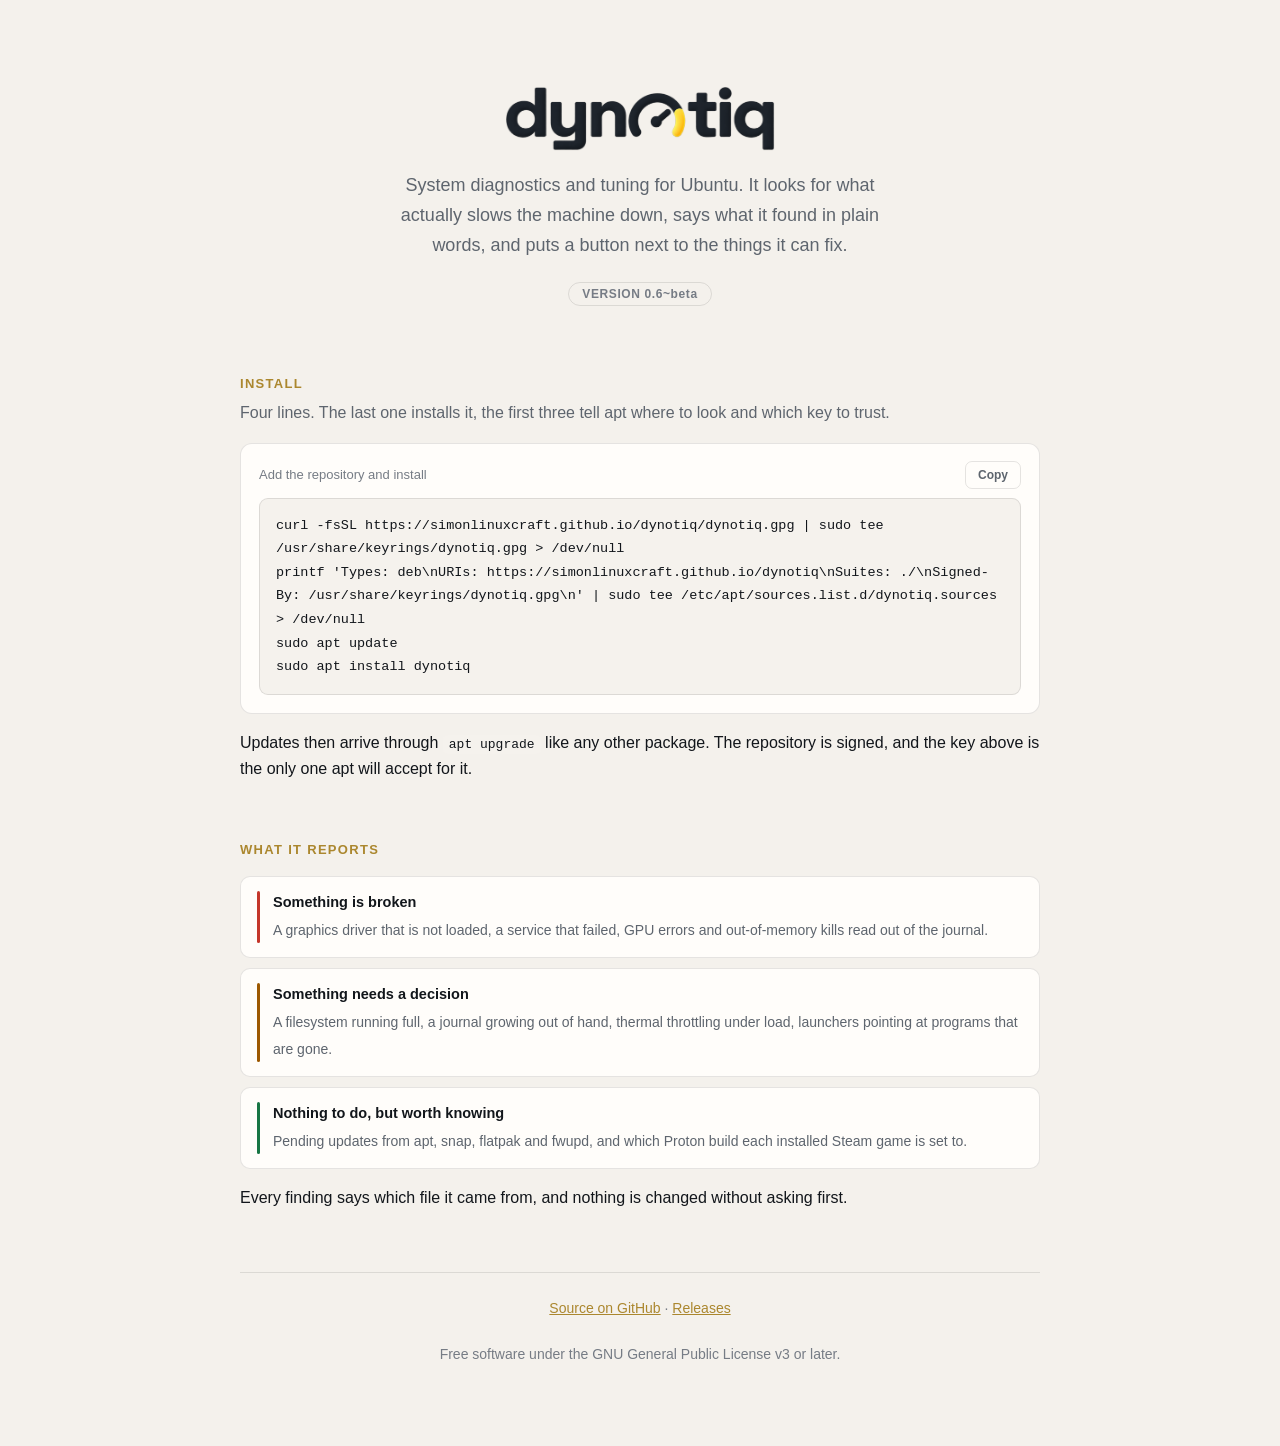
<file: index.html>
<!doctype html>
<html lang="en">
<meta charset="utf-8">
<meta name="viewport" content="width=device-width,initial-scale=1">
<title>dynotiq apt repository</title>
<meta name="description" content="System diagnostics and tuning for Ubuntu.">
<link rel="icon" href="icon.png" type="image/png">
<style>
:root{
  --bg:#0E1116; --card:#161A20; --raised:#1B2027; --text:#F2F3F5;
  --dim:#9AA1AA; --faint:#767C85; --line:rgba(255,255,255,.09);
  --acc:#F5C242; --acctext:#F5C242; --ok:#2ED27A; --warn:#FF8A3D; --crit:#FF4747;
  --track:rgba(255,255,255,.09);
}
@media (prefers-color-scheme:light){
  :root{
    --bg:#F4F1EC; --card:#FFFDFA; --raised:#F5F2ED; --text:#12161B;
    --dim:#5E656E; --faint:#767C85; --line:rgba(0,0,0,.10);
    --acctext:#AB872E; --ok:#177544; --warn:#9C5800; --crit:#C4362A;
    --track:rgba(0,0,0,.10);
  }
}
*{box-sizing:border-box}
body{
  margin:0; padding:0 20px 80px; background:var(--bg); color:var(--text);
  font:16px/1.65 Arial,"Liberation Sans",Helvetica,sans-serif;
  -webkit-font-smoothing:antialiased;
}
.wrap{max-width:50rem; margin:0 auto}
header{padding:86px 0 10px; text-align:center}
/* Die Wortmarke aus dem Projekt, nicht nachgesetzt. Zwei Fassungen, die
   Fassung fuer den dunklen Grund traegt helle Schrift. */
.wordmark{width:270px; max-width:78%; height:auto; display:block; margin:0 auto}
.wm-light{display:none}
@media (prefers-color-scheme:light){
  .wm-dark{display:none} .wm-light{display:block}
}
.lede{margin:20px auto 0; max-width:33rem; font-size:18px; color:var(--dim)}
.ver{
  display:inline-block; margin-top:22px; padding:5px 13px; border-radius:999px;
  border:1px solid var(--line); color:var(--faint);
  font:700 12px/1 Arial,"Liberation Sans",sans-serif; letter-spacing:.05em;
}
h2{
  margin:56px 0 6px; font-size:13px; font-weight:700; letter-spacing:.1em;
  text-transform:uppercase; color:var(--acctext);
}
h2+p{margin-top:0; color:var(--dim)}
.card{
  background:var(--card); border:1px solid var(--line); border-radius:12px;
  padding:6px 18px 18px; margin-top:16px;
}
.head{
  display:flex; align-items:center; justify-content:space-between;
  gap:12px; padding:11px 0 9px;
}
.head span{font-size:13px; color:var(--faint)}
pre{
  margin:0; padding:15px 16px; border-radius:9px;
  background:var(--raised); border:1px solid var(--line);
  font:13.5px/1.75 "Liberation Mono","Courier New",monospace; color:var(--text);
  /* Umbrechen statt seitwaerts schieben. Der kopierte Text bleibt exakt, nur
     die Darstellung bricht um, und niemand muss quer scrollen. */
  white-space:pre-wrap; overflow-wrap:anywhere;
}
button{
  border:1px solid var(--line); background:transparent; color:var(--dim);
  border-radius:7px; padding:6px 12px; cursor:pointer;
  font:700 12px Arial,"Liberation Sans",sans-serif;
}
button:hover{color:var(--text); border-color:var(--faint)}
.rows{margin-top:16px; display:grid; gap:10px}
.row{
  display:flex; gap:13px; align-items:flex-start;
  background:var(--card); border:1px solid var(--line);
  border-radius:10px; padding:14px 16px;
}
.row i{width:3px; align-self:stretch; border-radius:2px; flex:none}
.row b{display:block; font-size:14.5px; margin-bottom:2px}
.row span{color:var(--dim); font-size:14px}
.b-crit{background:var(--crit)} .b-warn{background:var(--warn)}
.b-ok{background:var(--ok)}
footer{
  margin-top:60px; padding-top:24px; border-top:1px solid var(--line);
  color:var(--faint); font-size:14px; text-align:center;
}
a{color:var(--acctext)} a:hover{text-decoration:none}
code{
  font:13px "Liberation Mono","Courier New",monospace;
  background:var(--raised); padding:2px 6px; border-radius:5px;
}
</style>
<div class="wrap">
<header>
  <img class="wordmark wm-dark" src="wordmark-dark.png" alt="dynotiq"
       width="599" height="142">
  <img class="wordmark wm-light" src="wordmark-light.png" alt="dynotiq"
       width="599" height="142">
  <p class="lede">System diagnostics and tuning for Ubuntu. It looks for what
    actually slows the machine down, says what it found in plain words, and
    puts a button next to the things it can fix.</p>
  <div class="ver">VERSION 0.6~beta</div>
</header>

<h2>Install</h2>
<p>Four lines. The last one installs it, the first three tell apt where to
  look and which key to trust.</p>
<div class="card">
  <div class="head"><span>Add the repository and install</span>
    <button data-copy="cmd">Copy</button></div>
<pre id="cmd">curl -fsSL https://simonlinuxcraft.github.io/dynotiq/dynotiq.gpg | sudo tee /usr/share/keyrings/dynotiq.gpg > /dev/null
printf 'Types: deb\nURIs: https://simonlinuxcraft.github.io/dynotiq\nSuites: ./\nSigned-By: /usr/share/keyrings/dynotiq.gpg\n' | sudo tee /etc/apt/sources.list.d/dynotiq.sources > /dev/null
sudo apt update
sudo apt install dynotiq</pre>
</div>
<p>Updates then arrive through <code>apt upgrade</code> like any other
  package. The repository is signed, and the key above is the only one apt
  will accept for it.</p>

<h2>What it reports</h2>
<div class="rows">
  <div class="row"><i class="b-crit"></i><div>
    <b>Something is broken</b>
    <span>A graphics driver that is not loaded, a service that failed, GPU
    errors and out-of-memory kills read out of the journal.</span></div></div>
  <div class="row"><i class="b-warn"></i><div>
    <b>Something needs a decision</b>
    <span>A filesystem running full, a journal growing out of hand, thermal
    throttling under load, launchers pointing at programs that are gone.</span>
    </div></div>
  <div class="row"><i class="b-ok"></i><div>
    <b>Nothing to do, but worth knowing</b>
    <span>Pending updates from apt, snap, flatpak and fwupd, and which Proton
    build each installed Steam game is set to.</span></div></div>
</div>
<p>Every finding says which file it came from, and nothing is changed without
  asking first.</p>

<footer>
  <a href="https://github.com/simonlinuxcraft/dynotiq">Source on GitHub</a>
  &middot;
  <a href="https://github.com/simonlinuxcraft/dynotiq/releases/latest">Releases</a>
  <br><br>
  Free software under the GNU General Public License v3 or later.
</footer>
</div>
<script>
document.querySelectorAll("button[data-copy]").forEach(function (b) {
  b.addEventListener("click", function () {
    var el = document.getElementById(b.getAttribute("data-copy"));
    navigator.clipboard.writeText(el.innerText).then(function () {
      b.textContent = "Copied";
      setTimeout(function () { b.textContent = "Copy"; }, 1500);
    });
  });
});
</script>
</file>
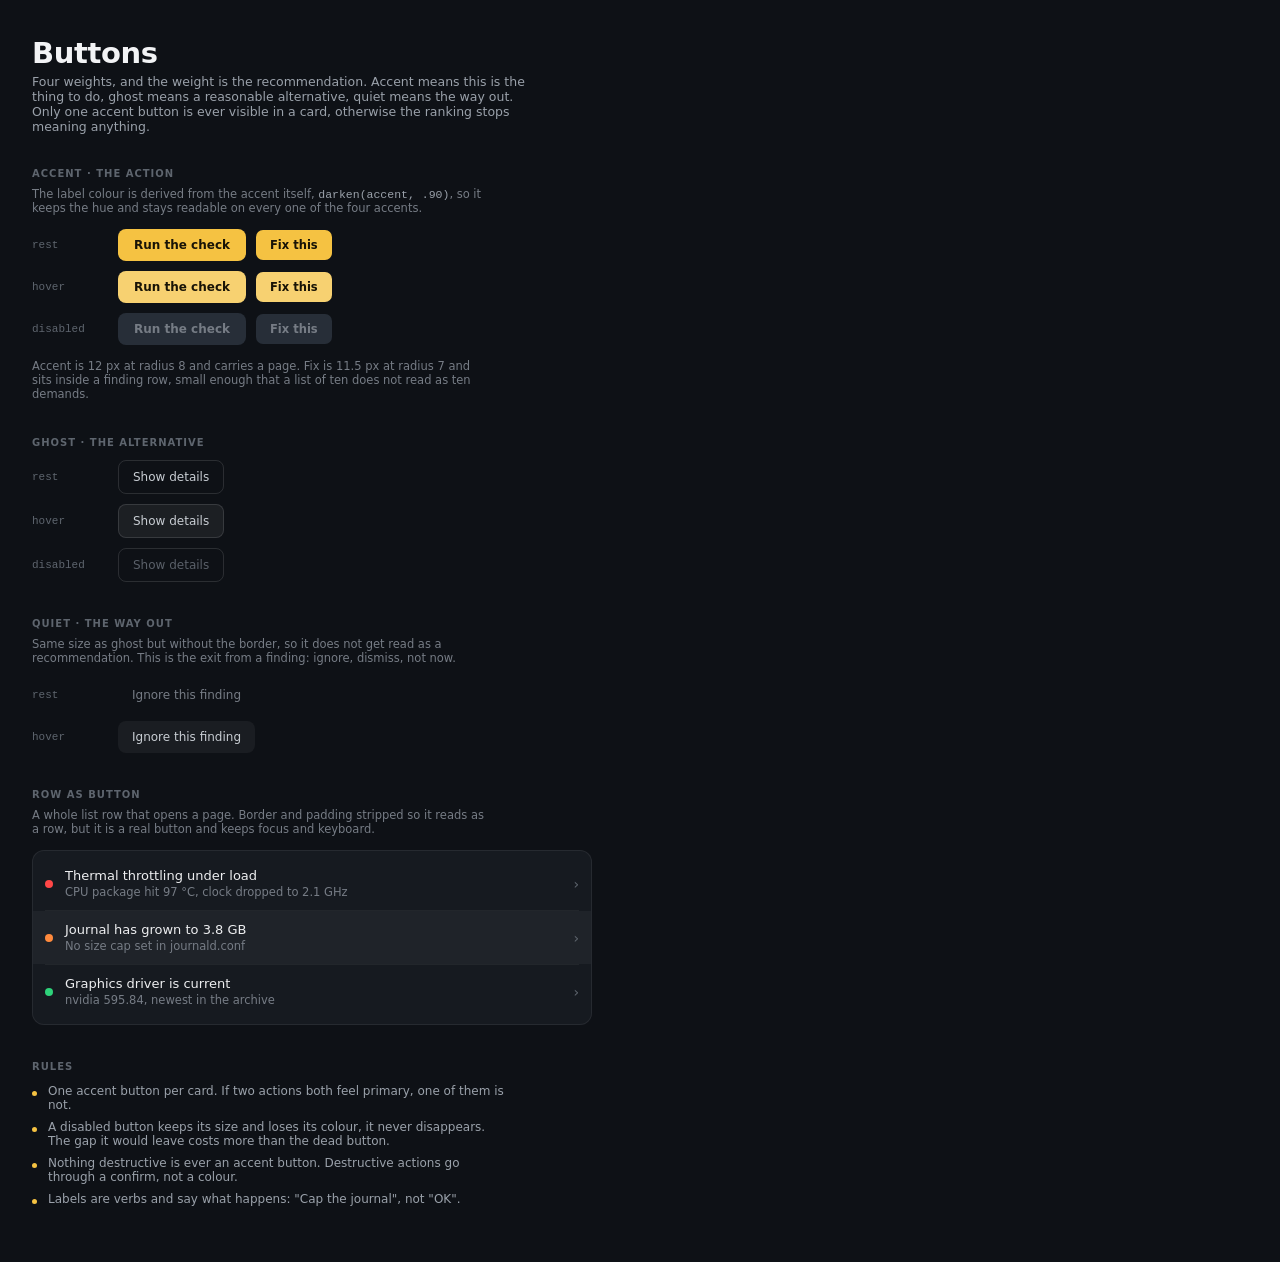
<file: design-system/components/buttons.html>
<!-- @dsCard group="Components" name="Buttons" subtitle="Accent, fix, ghost, quiet, row-open, all states" -->
<!doctype html>
<html lang="en">
<head>
<meta charset="utf-8">
<meta name="viewport" content="width=device-width,initial-scale=1">
<title>Buttons</title>
<style>
:root{
  --bg:#0E1116; --surface:#161A20; --raised:#1B2027; --disabled-bg:#272E38;
  --text:#F2F3F5; --strong:#EDEEF0; --muted:#C8CDD3; --dim:#9AA1AA;
  --faint:#767C85; --label:#5E656E; --disabled:#5A6069;
  --accent:#F5C242; --accent-hover:#F7D171; --accent-on:#181306;
  --line:rgba(255,255,255,.07); --line-strong:rgba(255,255,255,.12);
  --sans:"IBM Plex Sans",Ubuntu,"Noto Sans",system-ui,sans-serif;
  --mono:"IBM Plex Mono","Ubuntu Mono",ui-monospace,monospace;
}
*{box-sizing:border-box}
body{margin:0;background:var(--bg);color:var(--text);font-family:var(--sans);padding:36px 32px 48px;line-height:1.45}
h1{font:600 29px var(--sans);margin:0 0 4px;letter-spacing:-.4px}
.lede{font:12.5px var(--sans);color:var(--dim);margin:0 0 34px;max-width:62ch}
h2{font:600 10px var(--sans);color:var(--label);letter-spacing:1px;text-transform:uppercase;margin:36px 0 12px}
h2:first-of-type{margin-top:0}
.note{font:11.5px var(--sans);color:var(--faint);margin:-4px 0 14px;max-width:62ch}
.row{display:flex;gap:10px;align-items:center;flex-wrap:wrap;margin-bottom:10px}
.state{font:11px var(--mono);color:var(--label);width:76px;flex:none}

button{font-family:var(--sans);cursor:pointer;border:none}
.btn-accent{font:600 12px var(--sans);color:var(--accent-on);background:var(--accent);border-radius:8px;padding:9px 16px}
.btn-accent:hover{background:var(--accent-hover)}
.btn-fix{font:600 11.5px var(--sans);color:var(--accent-on);background:var(--accent);border-radius:7px;padding:8px 14px}
.btn-fix:hover{background:var(--accent-hover)}
.btn-accent:disabled,.btn-fix:disabled{background:var(--disabled-bg);color:var(--faint);cursor:default}
.btn-ghost{font:500 12px var(--sans);color:var(--muted);background:transparent;border:1px solid var(--line-strong);border-radius:8px;padding:9px 14px}
.btn-ghost:hover{background:rgba(255,255,255,.06)}
.btn-ghost:disabled{color:var(--disabled);cursor:default}
.btn-ghost:disabled:hover{background:transparent}
.btn-quiet{font:500 12px var(--sans);color:var(--faint);background:transparent;border:none;border-radius:8px;padding:9px 14px}
.btn-quiet:hover{background:rgba(255,255,255,.05);color:var(--muted)}
.is-hover.btn-accent,.is-hover.btn-fix{background:var(--accent-hover)}
.is-hover.btn-ghost{background:rgba(255,255,255,.06)}
.is-hover.btn-quiet{background:rgba(255,255,255,.05);color:var(--muted)}

.card{background:var(--surface);border:1px solid var(--line);border-radius:12px;padding:16px 18px;max-width:560px}
.rowopen{display:flex;align-items:center;gap:12px;width:100%;background:transparent;border:none;padding:11px 12px;border-radius:0;text-align:left;color:inherit}
.rowopen:hover,.rowopen.is-hover{background:rgba(255,255,255,.04)}
.rowopen .t{font:500 13px var(--sans);color:var(--strong);display:block}
.rowopen .d{font:11.5px var(--sans);color:var(--faint);display:block;margin-top:2px}
.rowopen .chev{margin-left:auto;color:var(--label);font:14px var(--sans)}
.bullet{width:8px;height:8px;border-radius:50%;flex:none}
.sep{height:1px;background:rgba(255,255,255,.05);margin:0 12px}
.rule{font:12px var(--sans);color:var(--dim);margin:0 0 8px;padding-left:16px;position:relative;max-width:62ch}
.rule:before{content:"";position:absolute;left:0;top:7px;width:5px;height:5px;border-radius:50%;background:var(--accent)}
code{font:11.5px var(--mono);color:var(--dim)}
</style>
</head>
<body>

<h1>Buttons</h1>
<p class="lede">Four weights, and the weight is the recommendation. Accent means this is the thing to do, ghost means a reasonable alternative, quiet means the way out. Only one accent button is ever visible in a card, otherwise the ranking stops meaning anything.</p>

<h2>Accent · the action</h2>
<p class="note">The label colour is derived from the accent itself, <code>darken(accent, .90)</code>, so it keeps the hue and stays readable on every one of the four accents.</p>
<div class="row"><span class="state">rest</span><button class="btn-accent">Run the check</button><button class="btn-fix">Fix this</button></div>
<div class="row"><span class="state">hover</span><button class="btn-accent is-hover">Run the check</button><button class="btn-fix is-hover">Fix this</button></div>
<div class="row"><span class="state">disabled</span><button class="btn-accent" disabled>Run the check</button><button class="btn-fix" disabled>Fix this</button></div>
<p class="note" style="margin-top:14px">Accent is 12 px at radius 8 and carries a page. Fix is 11.5 px at radius 7 and sits inside a finding row, small enough that a list of ten does not read as ten demands.</p>

<h2>Ghost · the alternative</h2>
<div class="row"><span class="state">rest</span><button class="btn-ghost">Show details</button></div>
<div class="row"><span class="state">hover</span><button class="btn-ghost is-hover">Show details</button></div>
<div class="row"><span class="state">disabled</span><button class="btn-ghost" disabled>Show details</button></div>

<h2>Quiet · the way out</h2>
<p class="note">Same size as ghost but without the border, so it does not get read as a recommendation. This is the exit from a finding: ignore, dismiss, not now.</p>
<div class="row"><span class="state">rest</span><button class="btn-quiet">Ignore this finding</button></div>
<div class="row"><span class="state">hover</span><button class="btn-quiet is-hover">Ignore this finding</button></div>

<h2>Row as button</h2>
<p class="note">A whole list row that opens a page. Border and padding stripped so it reads as a row, but it is a real button and keeps focus and keyboard.</p>
<div class="card" style="padding:6px 0">
  <button class="rowopen"><span class="bullet" style="background:#FF4747"></span><span><span class="t">Thermal throttling under load</span><span class="d">CPU package hit 97 °C, clock dropped to 2.1 GHz</span></span><span class="chev">›</span></button>
  <div class="sep"></div>
  <button class="rowopen is-hover"><span class="bullet" style="background:#FF8A3D"></span><span><span class="t">Journal has grown to 3.8 GB</span><span class="d">No size cap set in journald.conf</span></span><span class="chev">›</span></button>
  <div class="sep"></div>
  <button class="rowopen"><span class="bullet" style="background:#2ED27A"></span><span><span class="t">Graphics driver is current</span><span class="d">nvidia 595.84, newest in the archive</span></span><span class="chev">›</span></button>
</div>

<h2>Rules</h2>
<p class="rule">One accent button per card. If two actions both feel primary, one of them is not.</p>
<p class="rule">A disabled button keeps its size and loses its colour, it never disappears. The gap it would leave costs more than the dead button.</p>
<p class="rule">Nothing destructive is ever an accent button. Destructive actions go through a confirm, not a colour.</p>
<p class="rule">Labels are verbs and say what happens: "Cap the journal", not "OK".</p>

</body>
</html>
</file>
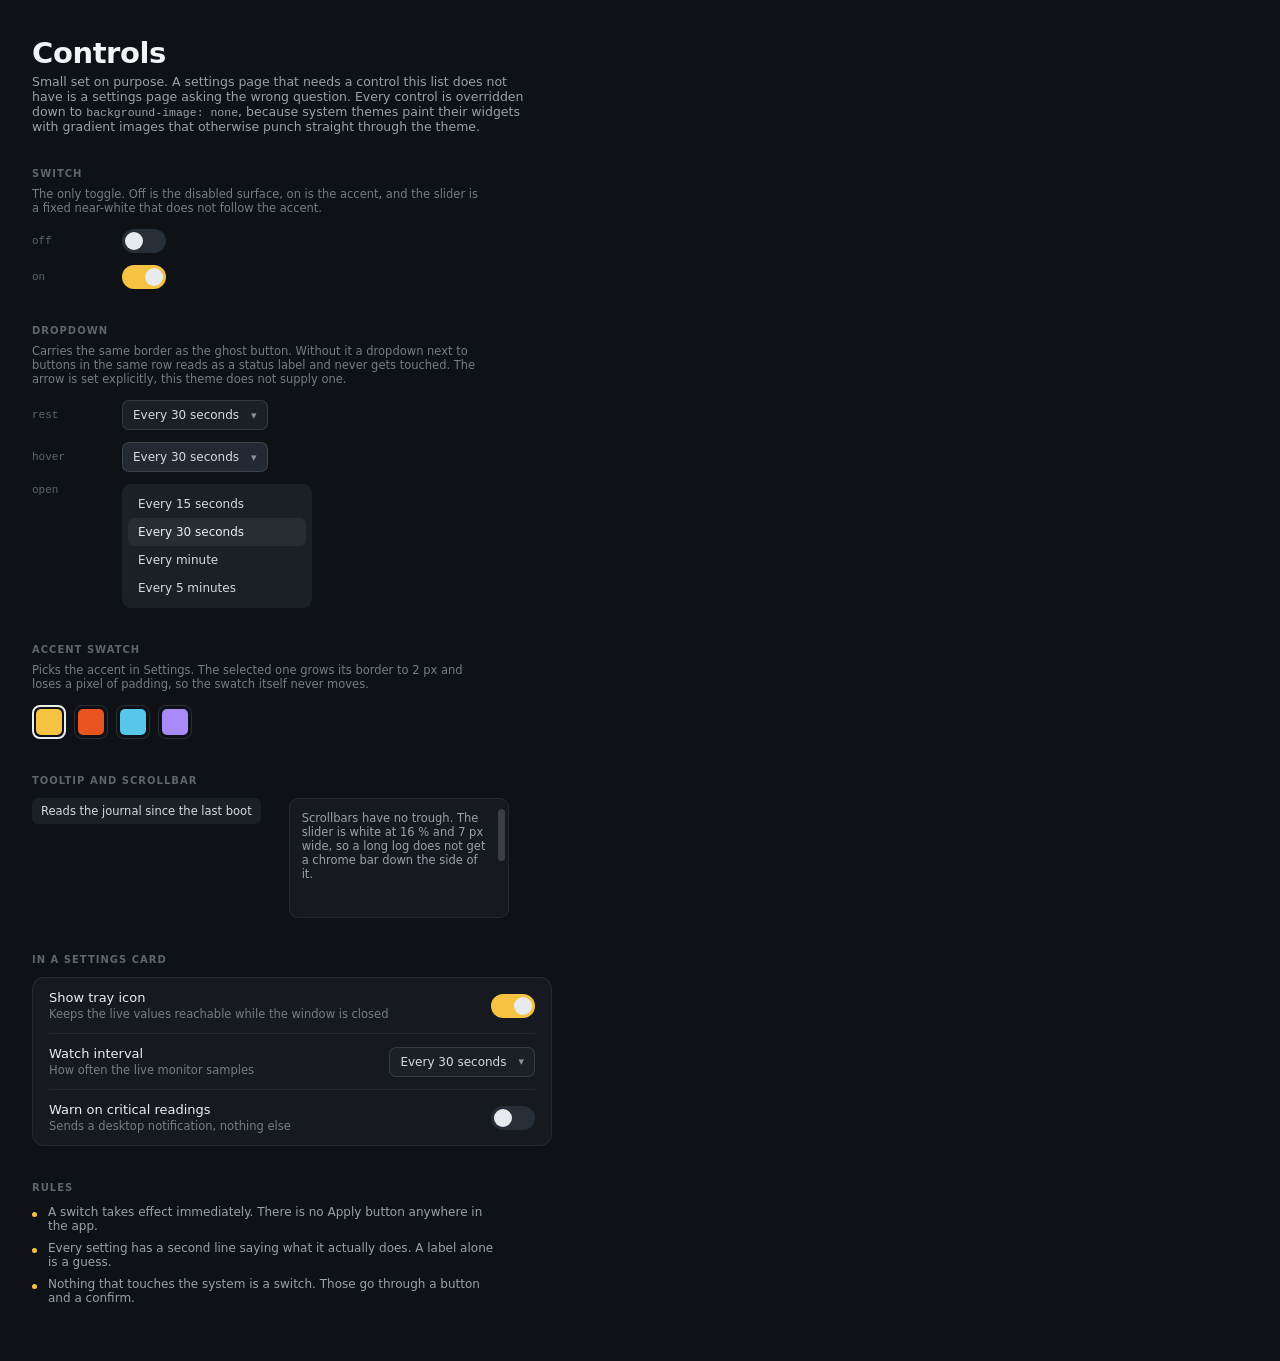
<file: design-system/components/controls.html>
<!-- @dsCard group="Components" name="Controls" subtitle="Switch, dropdown, accent swatch, popover, scrollbar" -->
<!doctype html>
<html lang="en">
<head>
<meta charset="utf-8">
<meta name="viewport" content="width=device-width,initial-scale=1">
<title>Controls</title>
<style>
:root{
  --bg:#0E1116; --surface:#161A20; --raised:#1B2027; --raised-hover:#222933; --off:#272E38;
  --text:#F2F3F5; --strong:#EDEEF0; --title:#E6E8EA; --body:#D6DAE0; --muted:#C8CDD3;
  --dim:#9AA1AA; --arrow:#8A9099; --faint:#767C85; --label:#5E656E;
  --accent:#F5C242;
  --line:rgba(255,255,255,.07); --line-strong:rgba(255,255,255,.12);
  --sans:"IBM Plex Sans",Ubuntu,"Noto Sans",system-ui,sans-serif;
  --mono:"IBM Plex Mono","Ubuntu Mono",ui-monospace,monospace;
}
*{box-sizing:border-box}
body{margin:0;background:var(--bg);color:var(--text);font-family:var(--sans);padding:36px 32px 48px;line-height:1.45}
h1{font:600 29px var(--sans);margin:0 0 4px;letter-spacing:-.4px}
.lede{font:12.5px var(--sans);color:var(--dim);margin:0 0 34px;max-width:62ch}
h2{font:600 10px var(--sans);color:var(--label);letter-spacing:1px;text-transform:uppercase;margin:36px 0 12px}
h2:first-of-type{margin-top:0}
.note{font:11.5px var(--sans);color:var(--faint);margin:-4px 0 14px;max-width:62ch}
.strip{display:flex;gap:14px;align-items:center;flex-wrap:wrap;margin-bottom:12px}
.lbl{font:11px var(--mono);color:var(--label);width:76px;flex:none}

.switch{width:44px;height:24px;border-radius:12px;background:var(--off);position:relative;flex:none}
.switch.on{background:var(--accent)}
.switch i{position:absolute;top:1px;left:1px;width:18px;height:18px;margin:2px;border-radius:50%;background:#E8EBEE;display:block}
.switch.on i{left:auto;right:1px}

.dd{background:var(--raised);border:1px solid var(--line-strong);border-radius:7px;color:var(--body);
    padding:7px 10px;font:12px var(--sans);display:inline-flex;align-items:center;gap:6px;cursor:pointer}
.dd.is-hover{background:var(--raised-hover)}
.dd .arrow{color:var(--arrow);font-size:11px;margin-left:6px}

.swatches{display:flex;gap:8px}
.swatch{border-radius:8px;border:1px solid var(--line-strong);background:transparent;padding:3px;cursor:pointer;line-height:0}
.swatch.active{border:2px solid var(--strong);padding:2px}
.swatch b{display:block;width:26px;height:26px;border-radius:5px}

.popover{background:var(--raised);color:var(--body);border-radius:9px;padding:6px;width:190px;font:12px var(--sans)}
.popover div{padding:7px 10px;border-radius:6px}
.popover div.sel{background:rgba(255,255,255,.06);color:var(--strong)}
.tooltip{background:var(--raised);color:var(--body);border-radius:6px;padding:6px 9px;font:11.5px var(--sans);display:inline-block}

.scrollwrap{width:220px;height:120px;background:var(--surface);border:1px solid var(--line);border-radius:9px;position:relative;overflow:hidden}
.scrollwrap p{font:11.5px var(--sans);color:var(--dim);margin:0;padding:12px 20px 12px 12px}
.scrollbar{position:absolute;right:3px;top:10px;width:7px;height:52px;border-radius:8px;background:rgba(255,255,255,.16)}

.setting{display:flex;align-items:center;gap:14px;padding:12px 16px;max-width:520px}
.setting .txt{flex:1}
.setting .t{font:500 13px var(--sans);color:var(--strong);display:block}
.setting .d{font:11.5px var(--sans);color:var(--faint);display:block;margin-top:2px}
.card{background:var(--surface);border:1px solid var(--line);border-radius:12px;max-width:520px}
.sep{height:1px;background:rgba(255,255,255,.05);margin:0 16px}
.rule{font:12px var(--sans);color:var(--dim);margin:0 0 8px;padding-left:16px;position:relative;max-width:62ch}
.rule:before{content:"";position:absolute;left:0;top:7px;width:5px;height:5px;border-radius:50%;background:var(--accent)}
code{font:11.5px var(--mono);color:var(--dim)}
</style>
</head>
<body>

<h1>Controls</h1>
<p class="lede">Small set on purpose. A settings page that needs a control this list does not have is a settings page asking the wrong question. Every control is overridden down to <code>background-image: none</code>, because system themes paint their widgets with gradient images that otherwise punch straight through the theme.</p>

<h2>Switch</h2>
<p class="note">The only toggle. Off is the disabled surface, on is the accent, and the slider is a fixed near-white that does not follow the accent.</p>
<div class="strip"><span class="lbl">off</span><span class="switch"><i></i></span></div>
<div class="strip"><span class="lbl">on</span><span class="switch on"><i></i></span></div>

<h2>Dropdown</h2>
<p class="note">Carries the same border as the ghost button. Without it a dropdown next to buttons in the same row reads as a status label and never gets touched. The arrow is set explicitly, this theme does not supply one.</p>
<div class="strip">
  <span class="lbl">rest</span>
  <span class="dd">Every 30 seconds<span class="arrow">▾</span></span>
</div>
<div class="strip">
  <span class="lbl">hover</span>
  <span class="dd is-hover">Every 30 seconds<span class="arrow">▾</span></span>
</div>
<div class="strip" style="align-items:flex-start">
  <span class="lbl">open</span>
  <div class="popover">
    <div>Every 15 seconds</div>
    <div class="sel">Every 30 seconds</div>
    <div>Every minute</div>
    <div>Every 5 minutes</div>
  </div>
</div>

<h2>Accent swatch</h2>
<p class="note">Picks the accent in Settings. The selected one grows its border to 2 px and loses a pixel of padding, so the swatch itself never moves.</p>
<div class="swatches">
  <button class="swatch active" aria-label="Signal Yellow"><b style="background:#F5C242"></b></button>
  <button class="swatch" aria-label="Ubuntu Orange"><b style="background:#E95420"></b></button>
  <button class="swatch" aria-label="Instrument Cyan"><b style="background:#58C6E8"></b></button>
  <button class="swatch" aria-label="Violet"><b style="background:#A78BFA"></b></button>
</div>

<h2>Tooltip and scrollbar</h2>
<div class="strip" style="align-items:flex-start;gap:28px">
  <span class="tooltip">Reads the journal since the last boot</span>
  <div class="scrollwrap">
    <p>Scrollbars have no trough. The slider is white at 16 % and 7 px wide, so a long log does not get a chrome bar down the side of it.</p>
    <span class="scrollbar"></span>
  </div>
</div>

<h2>In a settings card</h2>
<div class="card">
  <div class="setting">
    <span class="txt"><span class="t">Show tray icon</span><span class="d">Keeps the live values reachable while the window is closed</span></span>
    <span class="switch on"><i></i></span>
  </div>
  <div class="sep"></div>
  <div class="setting">
    <span class="txt"><span class="t">Watch interval</span><span class="d">How often the live monitor samples</span></span>
    <span class="dd">Every 30 seconds<span class="arrow">▾</span></span>
  </div>
  <div class="sep"></div>
  <div class="setting">
    <span class="txt"><span class="t">Warn on critical readings</span><span class="d">Sends a desktop notification, nothing else</span></span>
    <span class="switch"><i></i></span>
  </div>
</div>

<h2>Rules</h2>
<p class="rule">A switch takes effect immediately. There is no Apply button anywhere in the app.</p>
<p class="rule">Every setting has a second line saying what it actually does. A label alone is a guess.</p>
<p class="rule">Nothing that touches the system is a switch. Those go through a button and a confirm.</p>

</body>
</html>
</file>
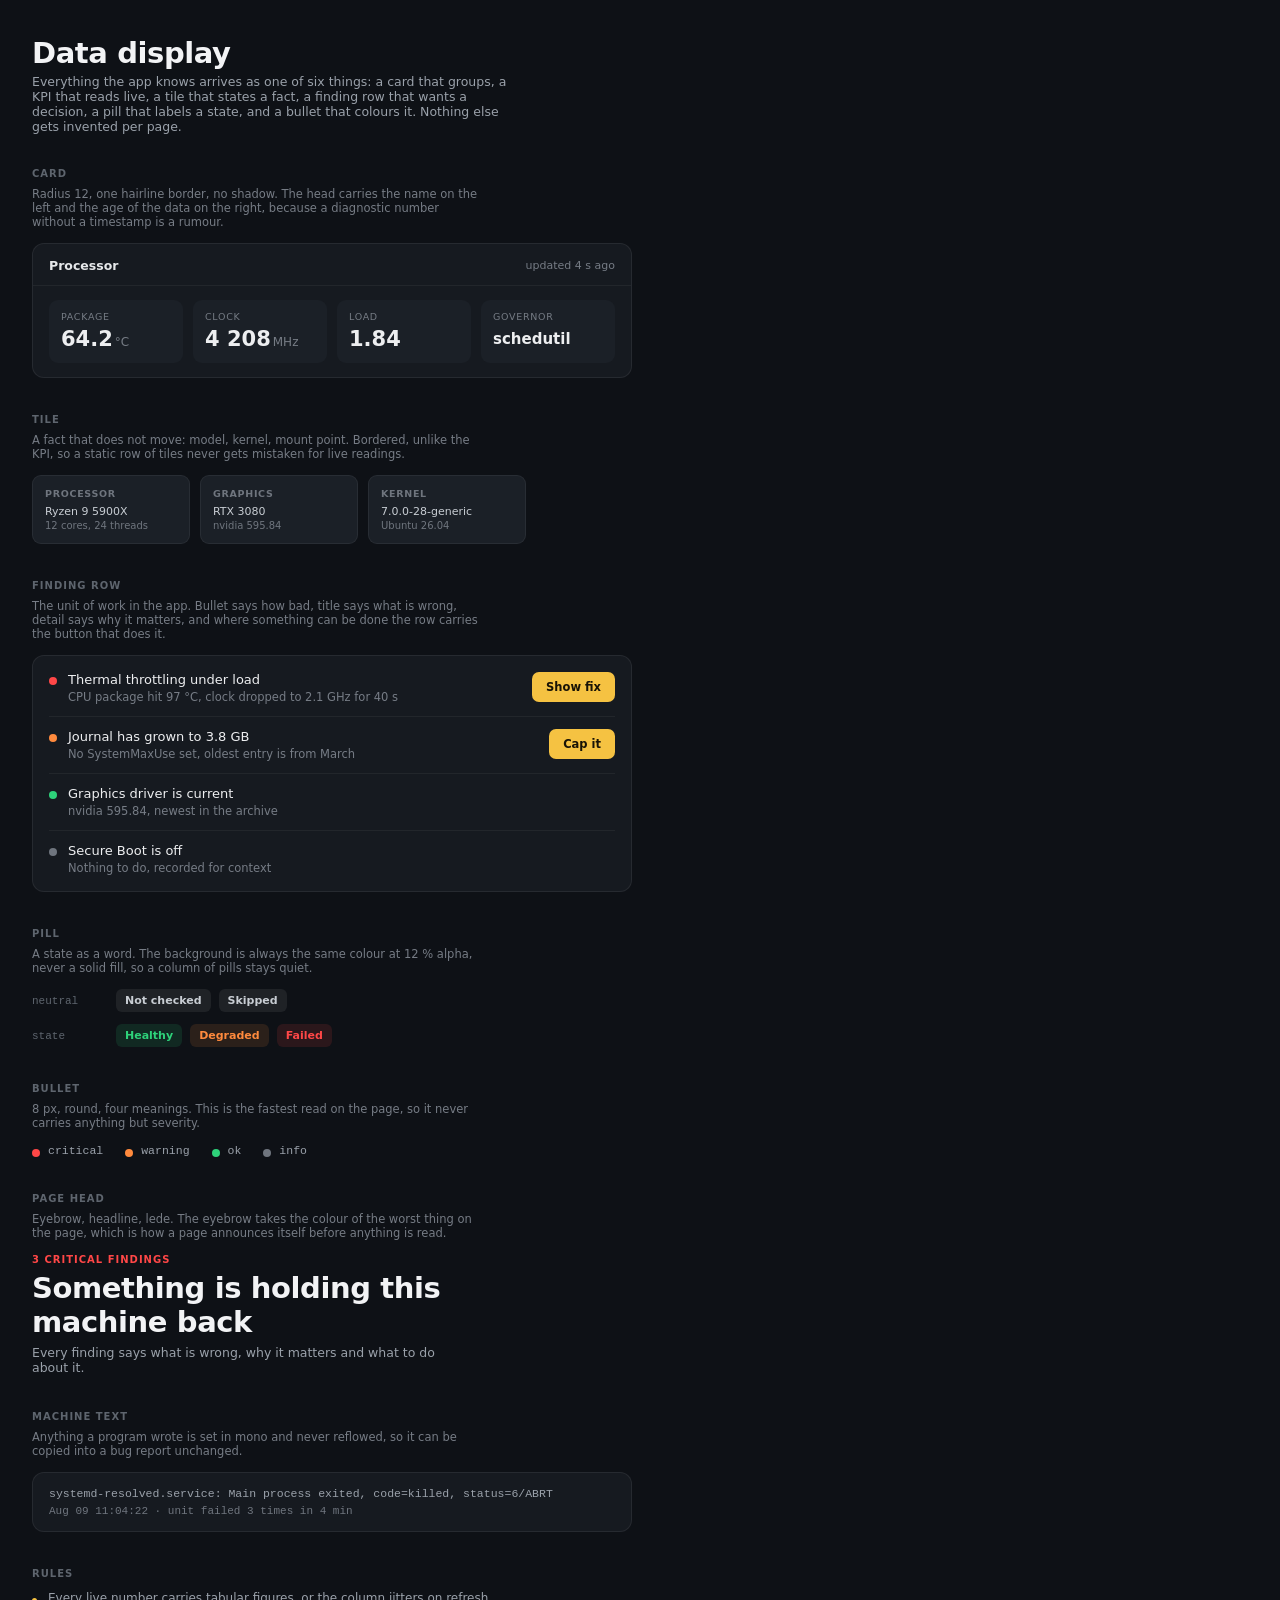
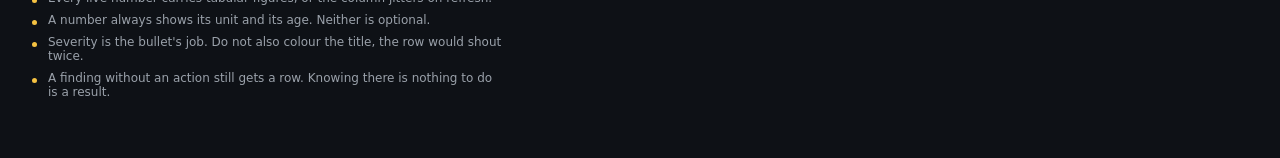
<file: design-system/components/data-display.html>
<!-- @dsCard group="Components" name="Data display" subtitle="Card, KPI, tile, finding row, pill, bullet, eyebrow" -->
<!doctype html>
<html lang="en">
<head>
<meta charset="utf-8">
<meta name="viewport" content="width=device-width,initial-scale=1">
<title>Data display</title>
<style>
:root{
  --bg:#0E1116; --surface:#161A20; --raised:#1B2027;
  --text:#F2F3F5; --strong:#EDEEF0; --title:#E6E8EA; --muted:#C8CDD3;
  --dim:#9AA1AA; --faint:#767C85; --fainter:#6F757E; --label:#5E656E;
  --accent:#F5C242; --ok:#2ED27A; --warn:#FF8A3D; --crit:#FF4747;
  --ok12:rgba(46,210,122,.12); --warn12:rgba(255,138,61,.12); --crit12:rgba(255,71,71,.12);
  --line:rgba(255,255,255,.07); --line-soft:rgba(255,255,255,.06);
  --sans:"IBM Plex Sans",Ubuntu,"Noto Sans",system-ui,sans-serif;
  --mono:"IBM Plex Mono","Ubuntu Mono",ui-monospace,monospace;
}
*{box-sizing:border-box}
body{margin:0;background:var(--bg);color:var(--text);font-family:var(--sans);padding:36px 32px 48px;line-height:1.45}
h1{font:600 29px var(--sans);margin:0 0 4px;letter-spacing:-.4px}
.lede{font:12.5px var(--sans);color:var(--dim);margin:0 0 34px;max-width:62ch}
h2{font:600 10px var(--sans);color:var(--label);letter-spacing:1px;text-transform:uppercase;margin:36px 0 12px}
h2:first-of-type{margin-top:0}
.note{font:11.5px var(--sans);color:var(--faint);margin:-4px 0 14px;max-width:62ch}
.tnum{font-feature-settings:"tnum" 1}

.card{background:var(--surface);border:1px solid var(--line);border-radius:12px;max-width:600px}
.cardhead{font:600 12.5px var(--sans);color:var(--title);padding:14px 16px 12px;display:flex;align-items:center;gap:10px}
.cardhead .sub{font:11px var(--sans);color:var(--faint);font-weight:400;margin-left:auto}
.sep{height:1px;background:rgba(255,255,255,.05)}
.cardbody{padding:14px 16px}

.kpis{display:grid;grid-template-columns:repeat(auto-fit,minmax(128px,1fr));gap:10px}
.kpi{background:var(--raised);border-radius:9px;padding:11px 12px}
.kpi-key{font:9.5px var(--sans);color:var(--faint);letter-spacing:.7px;text-transform:uppercase;display:block;margin-bottom:5px}
.kpi-val{font:700 21px var(--sans);color:var(--strong)}
.kpi-unit{font:12px var(--sans);color:var(--faint);margin-left:2px}

.tiles{display:flex;gap:10px;flex-wrap:wrap}
.rig{background:var(--raised);border:1px solid var(--line-soft);border-radius:9px;padding:12px;min-width:158px}
.rig-key{font:600 9.5px var(--sans);color:var(--fainter);letter-spacing:.7px;text-transform:uppercase;display:block;margin-bottom:6px}
.rig-val{font:500 11px var(--sans);color:var(--muted);display:block}
.rig-sub{font:10px var(--sans);color:var(--fainter);display:block;margin-top:2px}

.finding{display:flex;align-items:flex-start;gap:11px;padding:12px 16px}
.bullet{width:8px;height:8px;border-radius:50%;flex:none;margin-top:5px}
.row-title{font:500 13px var(--sans);color:var(--strong);display:block}
.row-detail{font:11.5px var(--sans);color:var(--faint);display:block;margin-top:3px}
.finding .right{margin-left:auto;flex:none;padding-left:12px}
.btn-fix{font:600 11.5px var(--sans);color:#181306;background:var(--accent);border:none;border-radius:7px;padding:8px 14px;cursor:pointer}

.pill{font:600 11px var(--sans);border-radius:6px;padding:5px 9px;background:rgba(255,255,255,.07);color:var(--muted);display:inline-block}
.pill.ok{background:var(--ok12);color:var(--ok)}
.pill.warn{background:var(--warn12);color:var(--warn)}
.pill.crit{background:var(--crit12);color:var(--crit)}
.strip{display:flex;gap:8px;align-items:center;flex-wrap:wrap;margin-bottom:12px}
.lbl{font:11px var(--mono);color:var(--label);width:76px;flex:none}
.eyebrow{font:600 10px var(--sans);color:var(--crit);letter-spacing:1px;text-transform:uppercase;display:block;margin-bottom:6px}
.headline{font:600 29px var(--sans);color:var(--text);letter-spacing:-.4px;margin:0 0 6px}
.mono{font:11.5px var(--mono);color:var(--dim)}
.mono-dim{font:11px var(--mono);color:var(--fainter)}
.rule{font:12px var(--sans);color:var(--dim);margin:0 0 8px;padding-left:16px;position:relative;max-width:62ch}
.rule:before{content:"";position:absolute;left:0;top:7px;width:5px;height:5px;border-radius:50%;background:var(--accent)}
.two{display:flex;gap:16px;flex-wrap:wrap;align-items:flex-start}
code{font:11.5px var(--mono);color:var(--dim)}
</style>
</head>
<body>

<h1>Data display</h1>
<p class="lede">Everything the app knows arrives as one of six things: a card that groups, a KPI that reads live, a tile that states a fact, a finding row that wants a decision, a pill that labels a state, and a bullet that colours it. Nothing else gets invented per page.</p>

<h2>Card</h2>
<p class="note">Radius 12, one hairline border, no shadow. The head carries the name on the left and the age of the data on the right, because a diagnostic number without a timestamp is a rumour.</p>
<div class="card">
  <div class="cardhead">Processor<span class="sub tnum">updated 4 s ago</span></div>
  <div class="sep"></div>
  <div class="cardbody">
    <div class="kpis">
      <div class="kpi"><span class="kpi-key">Package</span><span class="kpi-val tnum">64.2</span><span class="kpi-unit">°C</span></div>
      <div class="kpi"><span class="kpi-key">Clock</span><span class="kpi-val tnum">4 208</span><span class="kpi-unit">MHz</span></div>
      <div class="kpi"><span class="kpi-key">Load</span><span class="kpi-val tnum">1.84</span></div>
      <div class="kpi"><span class="kpi-key">Governor</span><span class="kpi-val" style="font-size:15px">schedutil</span></div>
    </div>
  </div>
</div>

<h2>Tile</h2>
<p class="note">A fact that does not move: model, kernel, mount point. Bordered, unlike the KPI, so a static row of tiles never gets mistaken for live readings.</p>
<div class="tiles">
  <div class="rig"><span class="rig-key">Processor</span><span class="rig-val">Ryzen 9 5900X</span><span class="rig-sub">12 cores, 24 threads</span></div>
  <div class="rig"><span class="rig-key">Graphics</span><span class="rig-val">RTX 3080</span><span class="rig-sub">nvidia 595.84</span></div>
  <div class="rig"><span class="rig-key">Kernel</span><span class="rig-val">7.0.0-28-generic</span><span class="rig-sub">Ubuntu 26.04</span></div>
</div>

<h2>Finding row</h2>
<p class="note">The unit of work in the app. Bullet says how bad, title says what is wrong, detail says why it matters, and where something can be done the row carries the button that does it.</p>
<div class="card" style="padding:4px 0">
  <div class="finding">
    <span class="bullet" style="background:var(--crit)"></span>
    <span><span class="row-title">Thermal throttling under load</span><span class="row-detail">CPU package hit 97 °C, clock dropped to 2.1 GHz for 40 s</span></span>
    <span class="right"><button class="btn-fix">Show fix</button></span>
  </div>
  <div class="sep" style="margin:0 16px"></div>
  <div class="finding">
    <span class="bullet" style="background:var(--warn)"></span>
    <span><span class="row-title">Journal has grown to 3.8 GB</span><span class="row-detail">No SystemMaxUse set, oldest entry is from March</span></span>
    <span class="right"><button class="btn-fix">Cap it</button></span>
  </div>
  <div class="sep" style="margin:0 16px"></div>
  <div class="finding">
    <span class="bullet" style="background:var(--ok)"></span>
    <span><span class="row-title">Graphics driver is current</span><span class="row-detail">nvidia 595.84, newest in the archive</span></span>
  </div>
  <div class="sep" style="margin:0 16px"></div>
  <div class="finding">
    <span class="bullet" style="background:var(--fainter)"></span>
    <span><span class="row-title">Secure Boot is off</span><span class="row-detail">Nothing to do, recorded for context</span></span>
  </div>
</div>

<h2>Pill</h2>
<p class="note">A state as a word. The background is always the same colour at 12 % alpha, never a solid fill, so a column of pills stays quiet.</p>
<div class="strip"><span class="lbl">neutral</span><span class="pill">Not checked</span><span class="pill">Skipped</span></div>
<div class="strip"><span class="lbl">state</span><span class="pill ok">Healthy</span><span class="pill warn">Degraded</span><span class="pill crit">Failed</span></div>

<h2>Bullet</h2>
<p class="note">8 px, round, four meanings. This is the fastest read on the page, so it never carries anything but severity.</p>
<div class="strip">
  <span class="bullet" style="background:var(--crit)"></span><code>critical</code>
  <span class="bullet" style="background:var(--warn);margin-left:14px"></span><code>warning</code>
  <span class="bullet" style="background:var(--ok);margin-left:14px"></span><code>ok</code>
  <span class="bullet" style="background:var(--fainter);margin-left:14px"></span><code>info</code>
</div>

<h2>Page head</h2>
<p class="note">Eyebrow, headline, lede. The eyebrow takes the colour of the worst thing on the page, which is how a page announces itself before anything is read.</p>
<div class="two">
  <div style="max-width:420px">
    <span class="eyebrow">3 critical findings</span>
    <h3 class="headline">Something is holding this machine back</h3>
    <p style="font:12.5px var(--sans);color:var(--dim);margin:0">Every finding says what is wrong, why it matters and what to do about it.</p>
  </div>
</div>

<h2>Machine text</h2>
<p class="note">Anything a program wrote is set in mono and never reflowed, so it can be copied into a bug report unchanged.</p>
<div class="card" style="padding:14px 16px">
  <div class="mono">systemd-resolved.service: Main process exited, code=killed, status=6/ABRT</div>
  <div class="mono-dim" style="margin-top:5px">Aug 09 11:04:22 · unit failed 3 times in 4 min</div>
</div>

<h2>Rules</h2>
<p class="rule">Every live number carries tabular figures, or the column jitters on refresh.</p>
<p class="rule">A number always shows its unit and its age. Neither is optional.</p>
<p class="rule">Severity is the bullet's job. Do not also colour the title, the row would shout twice.</p>
<p class="rule">A finding without an action still gets a row. Knowing there is nothing to do is a result.</p>

</body>
</html>
</file>
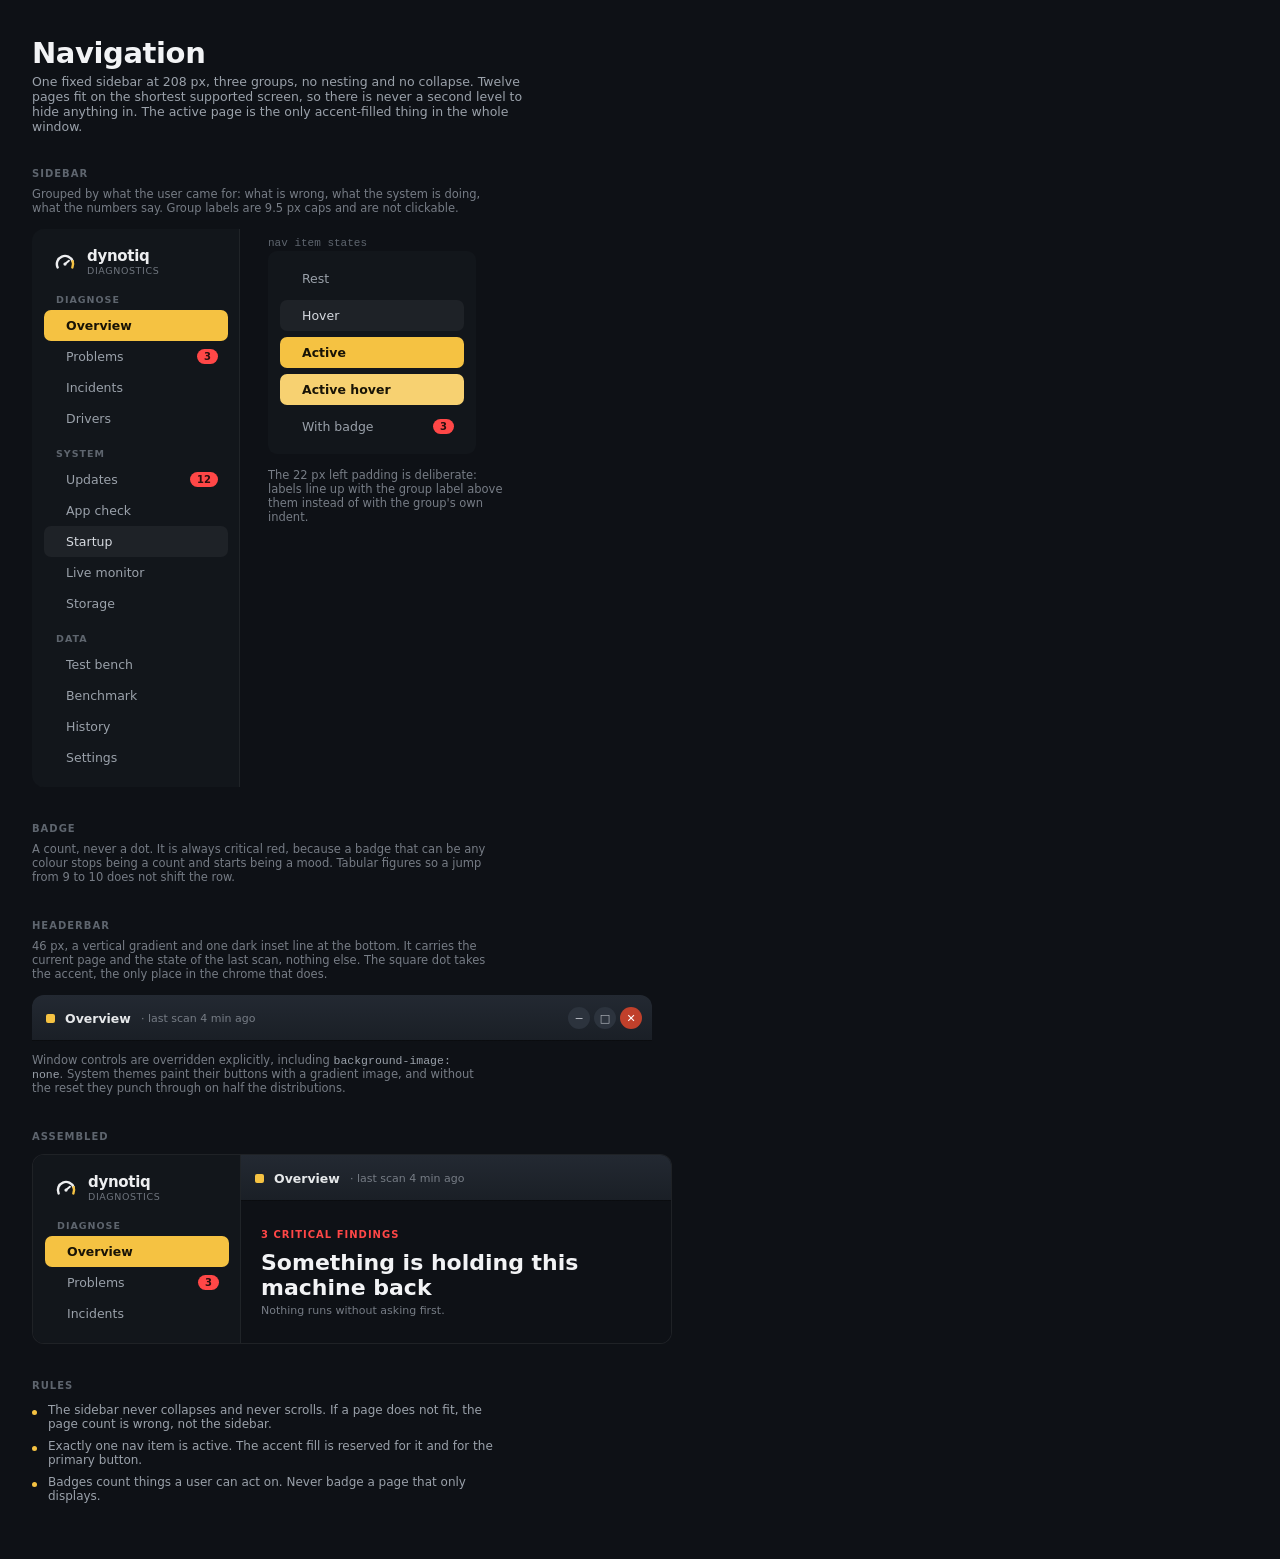
<file: design-system/components/navigation.html>
<!-- @dsCard group="Components" name="Navigation" subtitle="Sidebar, nav item, group label, badge, headerbar" -->
<!doctype html>
<html lang="en">
<head>
<meta charset="utf-8">
<meta name="viewport" content="width=device-width,initial-scale=1">
<title>Navigation</title>
<style>
:root{
  --bg:#0E1116; --ink:#12161B; --surface:#161A20; --raised:#1B2027;
  --chrome-top:#232932; --chrome-bottom:#1A1F26; --control:#2C333D; --close:#C0402B;
  --text:#F2F3F5; --strong:#EDEEF0; --title:#E6E8EA; --body:#D6DAE0; --muted:#C8CDD3;
  --icon:#B9BEC5; --dim:#9AA1AA; --faint:#767C85; --fainter:#6F757E; --label:#5E656E;
  --accent:#F5C242; --accent-hover:#F7D171; --accent-on:#181306; --crit:#FF4747;
  --line:rgba(255,255,255,.07); --line-soft:rgba(255,255,255,.06);
  --sans:"IBM Plex Sans",Ubuntu,"Noto Sans",system-ui,sans-serif;
  --mono:"IBM Plex Mono","Ubuntu Mono",ui-monospace,monospace;
}
*{box-sizing:border-box}
body{margin:0;background:var(--bg);color:var(--text);font-family:var(--sans);padding:36px 32px 48px;line-height:1.45}
h1{font:600 29px var(--sans);margin:0 0 4px;letter-spacing:-.4px}
.lede{font:12.5px var(--sans);color:var(--dim);margin:0 0 34px;max-width:62ch}
h2{font:600 10px var(--sans);color:var(--label);letter-spacing:1px;text-transform:uppercase;margin:36px 0 12px}
h2:first-of-type{margin-top:0}
.note{font:11.5px var(--sans);color:var(--faint);margin:-4px 0 14px;max-width:62ch}

.sidebar{width:208px;background:var(--ink);box-shadow:inset -1px 0 var(--line-soft);padding:18px 12px 14px;border-radius:12px 0 0 12px}
.brandrow{display:flex;align-items:center;gap:9px;padding:0 8px 4px}
.brand{font:700 15px var(--sans);color:var(--strong);letter-spacing:-.3px;display:block}
.brandsub{font:9.5px var(--sans);color:var(--fainter);letter-spacing:.6px;text-transform:uppercase;display:block}
.navgroup{font:600 9.5px var(--sans);color:var(--label);letter-spacing:1px;text-transform:uppercase;padding:14px 0 5px 12px}
.nav{font:12.5px var(--sans);color:var(--dim);background:transparent;border:none;width:100%;text-align:left;
     border-radius:7px;padding:8px 10px 8px 22px;display:flex;align-items:center;cursor:pointer}
.nav:hover,.nav.is-hover{background:rgba(255,255,255,.05);color:var(--body)}
.nav.active{background:var(--accent);color:var(--accent-on);font-weight:600}
.nav.active:hover,.nav.active.is-hover{background:var(--accent-hover);color:var(--accent-on)}
.navbadge{font:600 10px var(--sans);background:var(--crit);color:#2A0F0F;border-radius:9px;padding:2px 7px;margin-left:auto;
          font-feature-settings:"tnum" 1}

.hb{background:linear-gradient(var(--chrome-top),var(--chrome-bottom));box-shadow:inset 0 -1px rgba(0,0,0,.6);
    min-height:46px;padding:0 8px;display:flex;align-items:center;gap:10px;border-radius:12px 12px 0 0;max-width:620px}
.dot{width:9px;height:9px;border-radius:2px;background:var(--accent);margin-left:6px;flex:none}
.hb-title{font:600 12.5px var(--sans);color:var(--title)}
.hb-sub{font:11px var(--sans);color:var(--faint)}
.wc{margin-left:auto;display:flex;gap:4px;padding-right:2px}
.wc button{width:22px;height:22px;border-radius:50%;background:var(--control);color:var(--icon);border:none;
           font:11px var(--sans);cursor:pointer;display:flex;align-items:center;justify-content:center;padding:0}
.wc button.close{background:var(--close);color:#fff}
.frame{display:flex;max-width:640px;border:1px solid var(--line);border-radius:12px;overflow:hidden;background:var(--bg)}
.pane{flex:1;padding:20px;background:var(--bg)}
.rule{font:12px var(--sans);color:var(--dim);margin:0 0 8px;padding-left:16px;position:relative;max-width:62ch}
.rule:before{content:"";position:absolute;left:0;top:7px;width:5px;height:5px;border-radius:50%;background:var(--accent)}
.states{display:flex;flex-direction:column;gap:6px;width:208px;background:var(--ink);padding:12px;border-radius:9px}
.lbl{font:11px var(--mono);color:var(--label);margin:8px 0 2px}
code{font:11.5px var(--mono);color:var(--dim)}
</style>
</head>
<body>

<h1>Navigation</h1>
<p class="lede">One fixed sidebar at 208 px, three groups, no nesting and no collapse. Twelve pages fit on the shortest supported screen, so there is never a second level to hide anything in. The active page is the only accent-filled thing in the whole window.</p>

<h2>Sidebar</h2>
<p class="note">Grouped by what the user came for: what is wrong, what the system is doing, what the numbers say. Group labels are 9.5 px caps and are not clickable.</p>
<div style="display:flex;gap:28px;flex-wrap:wrap;align-items:flex-start">
  <div class="sidebar">
    <div class="brandrow">
      <svg width="26" height="26" viewBox="0 0 64 64" aria-hidden="true">
        <path d="M13.87 45.45A20 20 0 1 1 50.79 30.16" fill="none" stroke="#EDEEF0" stroke-width="6" stroke-linecap="round"></path>
        <path d="M50.79 30.16A20 20 0 0 1 50.13 45.45" fill="none" stroke="#F5C242" stroke-width="6" stroke-linecap="round"></path>
        <path d="M32 37L41.58 28.97" fill="none" stroke="#EDEEF0" stroke-width="5" stroke-linecap="round"></path>
        <circle cx="32" cy="37" r="4" fill="#EDEEF0"></circle>
      </svg>
      <span><span class="brand">dynotiq</span><span class="brandsub">Diagnostics</span></span>
    </div>
    <div class="navgroup">Diagnose</div>
    <button class="nav active">Overview</button>
    <button class="nav">Problems<span class="navbadge">3</span></button>
    <button class="nav">Incidents</button>
    <button class="nav">Drivers</button>
    <div class="navgroup">System</div>
    <button class="nav">Updates<span class="navbadge">12</span></button>
    <button class="nav">App check</button>
    <button class="nav is-hover">Startup</button>
    <button class="nav">Live monitor</button>
    <button class="nav">Storage</button>
    <div class="navgroup">Data</div>
    <button class="nav">Test bench</button>
    <button class="nav">Benchmark</button>
    <button class="nav">History</button>
    <button class="nav">Settings</button>
  </div>

  <div>
    <div class="lbl">nav item states</div>
    <div class="states">
      <button class="nav">Rest</button>
      <button class="nav is-hover">Hover</button>
      <button class="nav active">Active</button>
      <button class="nav active is-hover">Active hover</button>
      <button class="nav">With badge<span class="navbadge">3</span></button>
    </div>
    <p class="note" style="margin-top:14px;max-width:240px">The 22 px left padding is deliberate: labels line up with the group label above them instead of with the group's own indent.</p>
  </div>
</div>

<h2>Badge</h2>
<p class="note">A count, never a dot. It is always critical red, because a badge that can be any colour stops being a count and starts being a mood. Tabular figures so a jump from 9 to 10 does not shift the row.</p>

<h2>Headerbar</h2>
<p class="note">46 px, a vertical gradient and one dark inset line at the bottom. It carries the current page and the state of the last scan, nothing else. The square dot takes the accent, the only place in the chrome that does.</p>
<div class="hb">
  <span class="dot"></span>
  <span><span class="hb-title">Overview</span></span>
  <span class="hb-sub">· last scan 4 min ago</span>
  <span class="wc">
    <button aria-label="Minimise">−</button>
    <button aria-label="Maximise">□</button>
    <button class="close" aria-label="Close">✕</button>
  </span>
</div>
<p class="note" style="margin-top:12px">Window controls are overridden explicitly, including <code>background-image: none</code>. System themes paint their buttons with a gradient image, and without the reset they punch through on half the distributions.</p>

<h2>Assembled</h2>
<div class="frame">
  <div class="sidebar" style="border-radius:0">
    <div class="brandrow">
      <svg width="26" height="26" viewBox="0 0 64 64" aria-hidden="true">
        <path d="M13.87 45.45A20 20 0 1 1 50.79 30.16" fill="none" stroke="#EDEEF0" stroke-width="6" stroke-linecap="round"></path>
        <path d="M50.79 30.16A20 20 0 0 1 50.13 45.45" fill="none" stroke="#F5C242" stroke-width="6" stroke-linecap="round"></path>
        <path d="M32 37L41.58 28.97" fill="none" stroke="#EDEEF0" stroke-width="5" stroke-linecap="round"></path>
        <circle cx="32" cy="37" r="4" fill="#EDEEF0"></circle>
      </svg>
      <span><span class="brand">dynotiq</span><span class="brandsub">Diagnostics</span></span>
    </div>
    <div class="navgroup">Diagnose</div>
    <button class="nav active">Overview</button>
    <button class="nav">Problems<span class="navbadge">3</span></button>
    <button class="nav">Incidents</button>
  </div>
  <div style="flex:1;display:flex;flex-direction:column">
    <div class="hb" style="border-radius:0;max-width:none">
      <span class="dot"></span><span class="hb-title">Overview</span><span class="hb-sub">· last scan 4 min ago</span>
    </div>
    <div class="pane">
      <span style="font:600 10px var(--sans);color:var(--crit);letter-spacing:1px;text-transform:uppercase">3 critical findings</span>
      <div style="font:600 22px var(--sans);color:var(--text);margin:6px 0 4px">Something is holding this machine back</div>
      <div style="font:11px var(--sans);color:var(--faint)">Nothing runs without asking first.</div>
    </div>
  </div>
</div>

<h2>Rules</h2>
<p class="rule">The sidebar never collapses and never scrolls. If a page does not fit, the page count is wrong, not the sidebar.</p>
<p class="rule">Exactly one nav item is active. The accent fill is reserved for it and for the primary button.</p>
<p class="rule">Badges count things a user can act on. Never badge a page that only displays.</p>

</body>
</html>
</file>
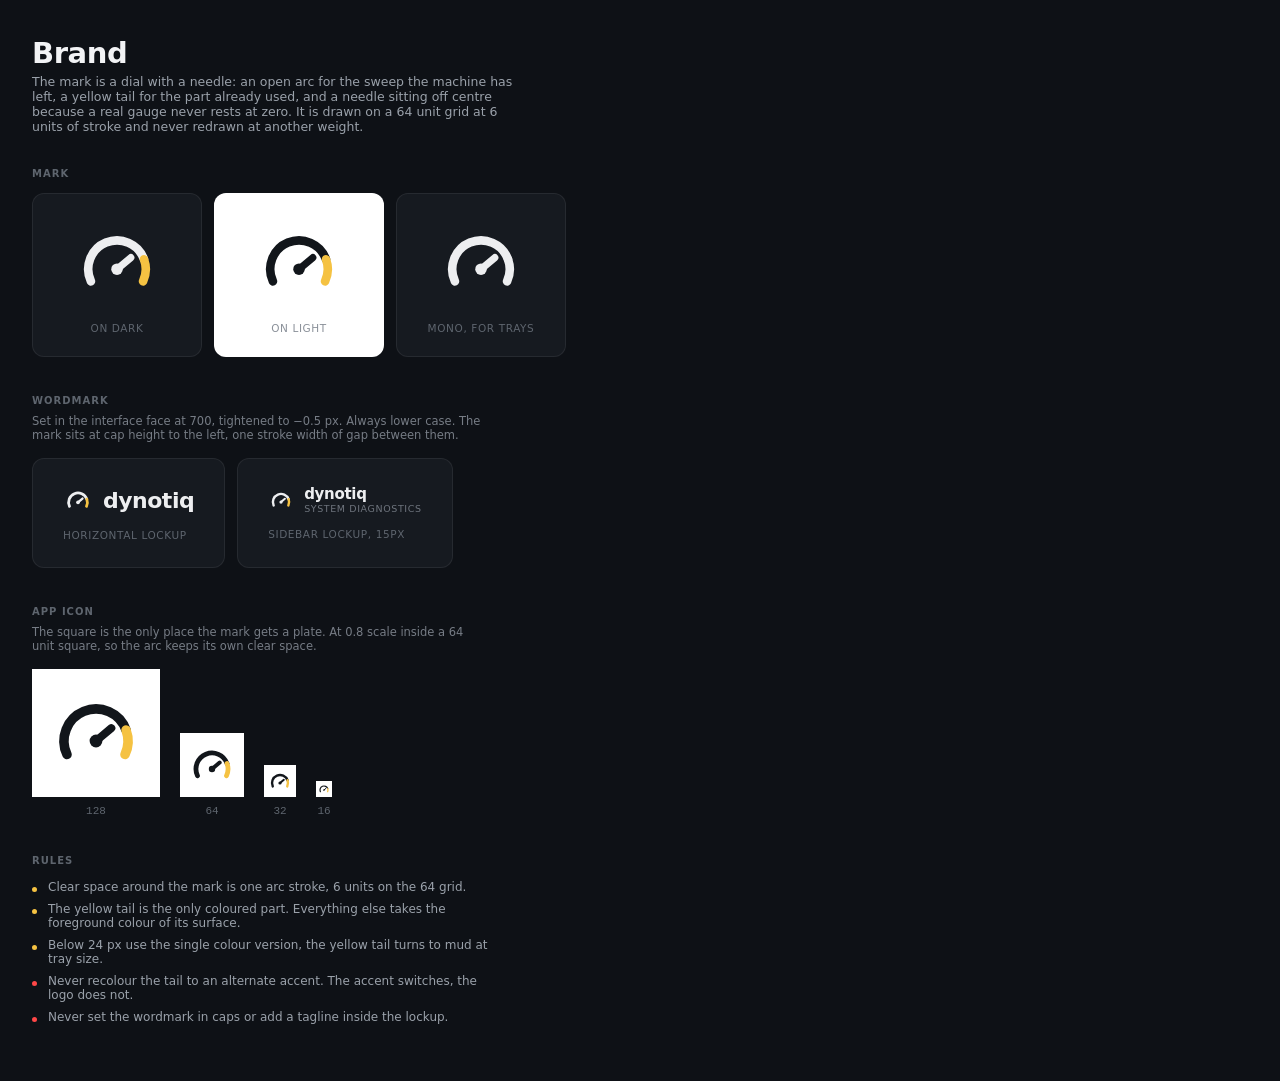
<file: design-system/foundations/brand.html>
<!-- @dsCard group="Foundations" name="Brand" subtitle="Mark, wordmark, app icon, clear space" -->
<!doctype html>
<html lang="en">
<head>
<meta charset="utf-8">
<meta name="viewport" content="width=device-width,initial-scale=1">
<title>Brand</title>
<style>
:root{
  --bg:#0E1116; --ink:#12161B; --surface:#161A20;
  --text:#F2F3F5; --strong:#EDEEF0; --title:#E6E8EA; --dim:#9AA1AA;
  --faint:#767C85; --fainter:#6F757E; --label:#5E656E; --accent:#F5C242;
  --line:rgba(255,255,255,.07);
  --sans:"IBM Plex Sans",Ubuntu,"Noto Sans",system-ui,sans-serif;
  --mono:"IBM Plex Mono","Ubuntu Mono",ui-monospace,monospace;
}
*{box-sizing:border-box}
body{margin:0;background:var(--bg);color:var(--text);font-family:var(--sans);padding:36px 32px 48px;line-height:1.45}
h1{font:600 29px var(--sans);margin:0 0 4px;letter-spacing:-.4px}
.lede{font:12.5px var(--sans);color:var(--dim);margin:0 0 34px;max-width:62ch}
h2{font:600 10px var(--sans);color:var(--label);letter-spacing:1px;text-transform:uppercase;margin:38px 0 14px}
h2:first-of-type{margin-top:0}
.note{font:11.5px var(--sans);color:var(--faint);margin:-6px 0 16px;max-width:62ch}
.grid{display:flex;gap:12px;flex-wrap:wrap}
.box{background:var(--surface);border:1px solid var(--line);border-radius:12px;padding:22px;display:flex;flex-direction:column;align-items:center;gap:14px;min-width:170px}
.box.light{background:#FFFFFF;border-color:transparent}
.cap{font:10.5px var(--sans);color:var(--label);letter-spacing:.6px;text-transform:uppercase}
.box.light .cap{color:#8A9099}
.wm{display:flex;align-items:center;gap:10px}
.wm .name{font:700 22px var(--sans);color:var(--strong);letter-spacing:-.5px}
.box.light .wm .name{color:#12161B}
.lockup{display:flex;align-items:center;gap:10px}
.lockup .txt{display:flex;flex-direction:column;line-height:1.15}
.lockup .b{font:700 15px var(--sans);color:var(--strong);letter-spacing:-.3px}
.lockup .s{font:9.5px var(--sans);color:var(--fainter);letter-spacing:.6px;text-transform:uppercase}
.sizes{display:flex;align-items:flex-end;gap:20px;flex-wrap:wrap}
.sz{display:flex;flex-direction:column;align-items:center;gap:8px}
.sz span{font:11px var(--mono);color:var(--label)}
.rule{font:12px var(--sans);color:var(--dim);margin:0 0 8px;padding-left:16px;position:relative;max-width:62ch}
.rule:before{content:"";position:absolute;left:0;top:7px;width:5px;height:5px;border-radius:50%;background:var(--accent)}
.rule.no:before{background:#FF4747}
</style>
</head>
<body>

<h1>Brand</h1>
<p class="lede">The mark is a dial with a needle: an open arc for the sweep the machine has left, a yellow tail for the part already used, and a needle sitting off centre because a real gauge never rests at zero. It is drawn on a 64 unit grid at 6 units of stroke and never redrawn at another weight.</p>

<h2>Mark</h2>
<div class="grid">
  <div class="box">
    <svg width="92" height="92" viewBox="0 0 64 64" aria-label="dynotiq mark on dark">
      <path d="M13.87 45.45A20 20 0 1 1 50.79 30.16" fill="none" stroke="#EDEEF0" stroke-width="6" stroke-linecap="round"></path>
      <path d="M50.79 30.16A20 20 0 0 1 50.13 45.45" fill="none" stroke="#F5C242" stroke-width="6" stroke-linecap="round"></path>
      <path d="M32 37L41.58 28.97" fill="none" stroke="#EDEEF0" stroke-width="5" stroke-linecap="round"></path>
      <circle cx="32" cy="37" r="4" fill="#EDEEF0"></circle>
    </svg>
    <span class="cap">On dark</span>
  </div>
  <div class="box light">
    <svg width="92" height="92" viewBox="0 0 64 64" aria-label="dynotiq mark on light">
      <path d="M13.87 45.45A20 20 0 1 1 50.79 30.16" fill="none" stroke="#12161B" stroke-width="6" stroke-linecap="round"></path>
      <path d="M50.79 30.16A20 20 0 0 1 50.13 45.45" fill="none" stroke="#F5C242" stroke-width="6" stroke-linecap="round"></path>
      <path d="M32 37L41.58 28.97" fill="none" stroke="#12161B" stroke-width="5" stroke-linecap="round"></path>
      <circle cx="32" cy="37" r="4" fill="#12161B"></circle>
    </svg>
    <span class="cap">On light</span>
  </div>
  <div class="box">
    <svg width="92" height="92" viewBox="0 0 64 64" aria-label="dynotiq mark, single colour">
      <path d="M13.87 45.45A20 20 0 1 1 50.79 30.16" fill="none" stroke="#EDEEF0" stroke-width="6" stroke-linecap="round"></path>
      <path d="M50.79 30.16A20 20 0 0 1 50.13 45.45" fill="none" stroke="#EDEEF0" stroke-width="6" stroke-linecap="round"></path>
      <path d="M32 37L41.58 28.97" fill="none" stroke="#EDEEF0" stroke-width="5" stroke-linecap="round"></path>
      <circle cx="32" cy="37" r="4" fill="#EDEEF0"></circle>
    </svg>
    <span class="cap">Mono, for trays</span>
  </div>
</div>

<h2>Wordmark</h2>
<p class="note">Set in the interface face at 700, tightened to −0.5 px. Always lower case. The mark sits at cap height to the left, one stroke width of gap between them.</p>
<div class="grid">
  <div class="box" style="align-items:flex-start;padding:26px 30px">
    <div class="wm">
      <svg width="30" height="30" viewBox="0 0 64 64" aria-hidden="true">
        <path d="M13.87 45.45A20 20 0 1 1 50.79 30.16" fill="none" stroke="#EDEEF0" stroke-width="6" stroke-linecap="round"></path>
        <path d="M50.79 30.16A20 20 0 0 1 50.13 45.45" fill="none" stroke="#F5C242" stroke-width="6" stroke-linecap="round"></path>
        <path d="M32 37L41.58 28.97" fill="none" stroke="#EDEEF0" stroke-width="5" stroke-linecap="round"></path>
        <circle cx="32" cy="37" r="4" fill="#EDEEF0"></circle>
      </svg>
      <span class="name">dynotiq</span>
    </div>
    <span class="cap">Horizontal lockup</span>
  </div>
  <div class="box" style="align-items:flex-start;padding:26px 30px">
    <div class="lockup">
      <svg width="26" height="26" viewBox="0 0 64 64" aria-hidden="true">
        <path d="M13.87 45.45A20 20 0 1 1 50.79 30.16" fill="none" stroke="#EDEEF0" stroke-width="6" stroke-linecap="round"></path>
        <path d="M50.79 30.16A20 20 0 0 1 50.13 45.45" fill="none" stroke="#F5C242" stroke-width="6" stroke-linecap="round"></path>
        <path d="M32 37L41.58 28.97" fill="none" stroke="#EDEEF0" stroke-width="5" stroke-linecap="round"></path>
        <circle cx="32" cy="37" r="4" fill="#EDEEF0"></circle>
      </svg>
      <span class="txt"><span class="b">dynotiq</span><span class="s">System diagnostics</span></span>
    </div>
    <span class="cap">Sidebar lockup, 15px</span>
  </div>
</div>

<h2>App icon</h2>
<p class="note">The square is the only place the mark gets a plate. At 0.8 scale inside a 64 unit square, so the arc keeps its own clear space.</p>
<div class="sizes">
  <div class="sz">
    <svg width="128" height="128" viewBox="0 0 64 64" aria-label="app icon">
      <rect width="64" height="64" fill="#FFFFFF"></rect>
      <g transform="translate(32 32) scale(0.8) translate(-32 -32)">
        <path d="M13.87 45.45A20 20 0 1 1 50.79 30.16" fill="none" stroke="#12161B" stroke-width="6" stroke-linecap="round"></path>
        <path d="M50.79 30.16A20 20 0 0 1 50.13 45.45" fill="none" stroke="#F5C242" stroke-width="6" stroke-linecap="round"></path>
        <path d="M32 37L41.58 28.97" fill="none" stroke="#12161B" stroke-width="5" stroke-linecap="round"></path>
        <circle cx="32" cy="37" r="4" fill="#12161B"></circle>
      </g>
    </svg>
    <span>128</span>
  </div>
  <div class="sz">
    <svg width="64" height="64" viewBox="0 0 64 64" aria-hidden="true">
      <rect width="64" height="64" fill="#FFFFFF"></rect>
      <g transform="translate(32 32) scale(0.8) translate(-32 -32)">
        <path d="M13.87 45.45A20 20 0 1 1 50.79 30.16" fill="none" stroke="#12161B" stroke-width="6" stroke-linecap="round"></path>
        <path d="M50.79 30.16A20 20 0 0 1 50.13 45.45" fill="none" stroke="#F5C242" stroke-width="6" stroke-linecap="round"></path>
        <path d="M32 37L41.58 28.97" fill="none" stroke="#12161B" stroke-width="5" stroke-linecap="round"></path>
        <circle cx="32" cy="37" r="4" fill="#12161B"></circle>
      </g>
    </svg>
    <span>64</span>
  </div>
  <div class="sz">
    <svg width="32" height="32" viewBox="0 0 64 64" aria-hidden="true">
      <rect width="64" height="64" fill="#FFFFFF"></rect>
      <g transform="translate(32 32) scale(0.8) translate(-32 -32)">
        <path d="M13.87 45.45A20 20 0 1 1 50.79 30.16" fill="none" stroke="#12161B" stroke-width="6" stroke-linecap="round"></path>
        <path d="M50.79 30.16A20 20 0 0 1 50.13 45.45" fill="none" stroke="#F5C242" stroke-width="6" stroke-linecap="round"></path>
        <path d="M32 37L41.58 28.97" fill="none" stroke="#12161B" stroke-width="5" stroke-linecap="round"></path>
        <circle cx="32" cy="37" r="4" fill="#12161B"></circle>
      </g>
    </svg>
    <span>32</span>
  </div>
  <div class="sz">
    <svg width="16" height="16" viewBox="0 0 64 64" aria-hidden="true">
      <rect width="64" height="64" fill="#FFFFFF"></rect>
      <g transform="translate(32 32) scale(0.8) translate(-32 -32)">
        <path d="M13.87 45.45A20 20 0 1 1 50.79 30.16" fill="none" stroke="#12161B" stroke-width="6" stroke-linecap="round"></path>
        <path d="M50.79 30.16A20 20 0 0 1 50.13 45.45" fill="none" stroke="#F5C242" stroke-width="6" stroke-linecap="round"></path>
        <path d="M32 37L41.58 28.97" fill="none" stroke="#12161B" stroke-width="5" stroke-linecap="round"></path>
        <circle cx="32" cy="37" r="4" fill="#12161B"></circle>
      </g>
    </svg>
    <span>16</span>
  </div>
</div>

<h2>Rules</h2>
<p class="rule">Clear space around the mark is one arc stroke, 6 units on the 64 grid.</p>
<p class="rule">The yellow tail is the only coloured part. Everything else takes the foreground colour of its surface.</p>
<p class="rule">Below 24 px use the single colour version, the yellow tail turns to mud at tray size.</p>
<p class="rule no">Never recolour the tail to an alternate accent. The accent switches, the logo does not.</p>
<p class="rule no">Never set the wordmark in caps or add a tagline inside the lockup.</p>

</body>
</html>
</file>
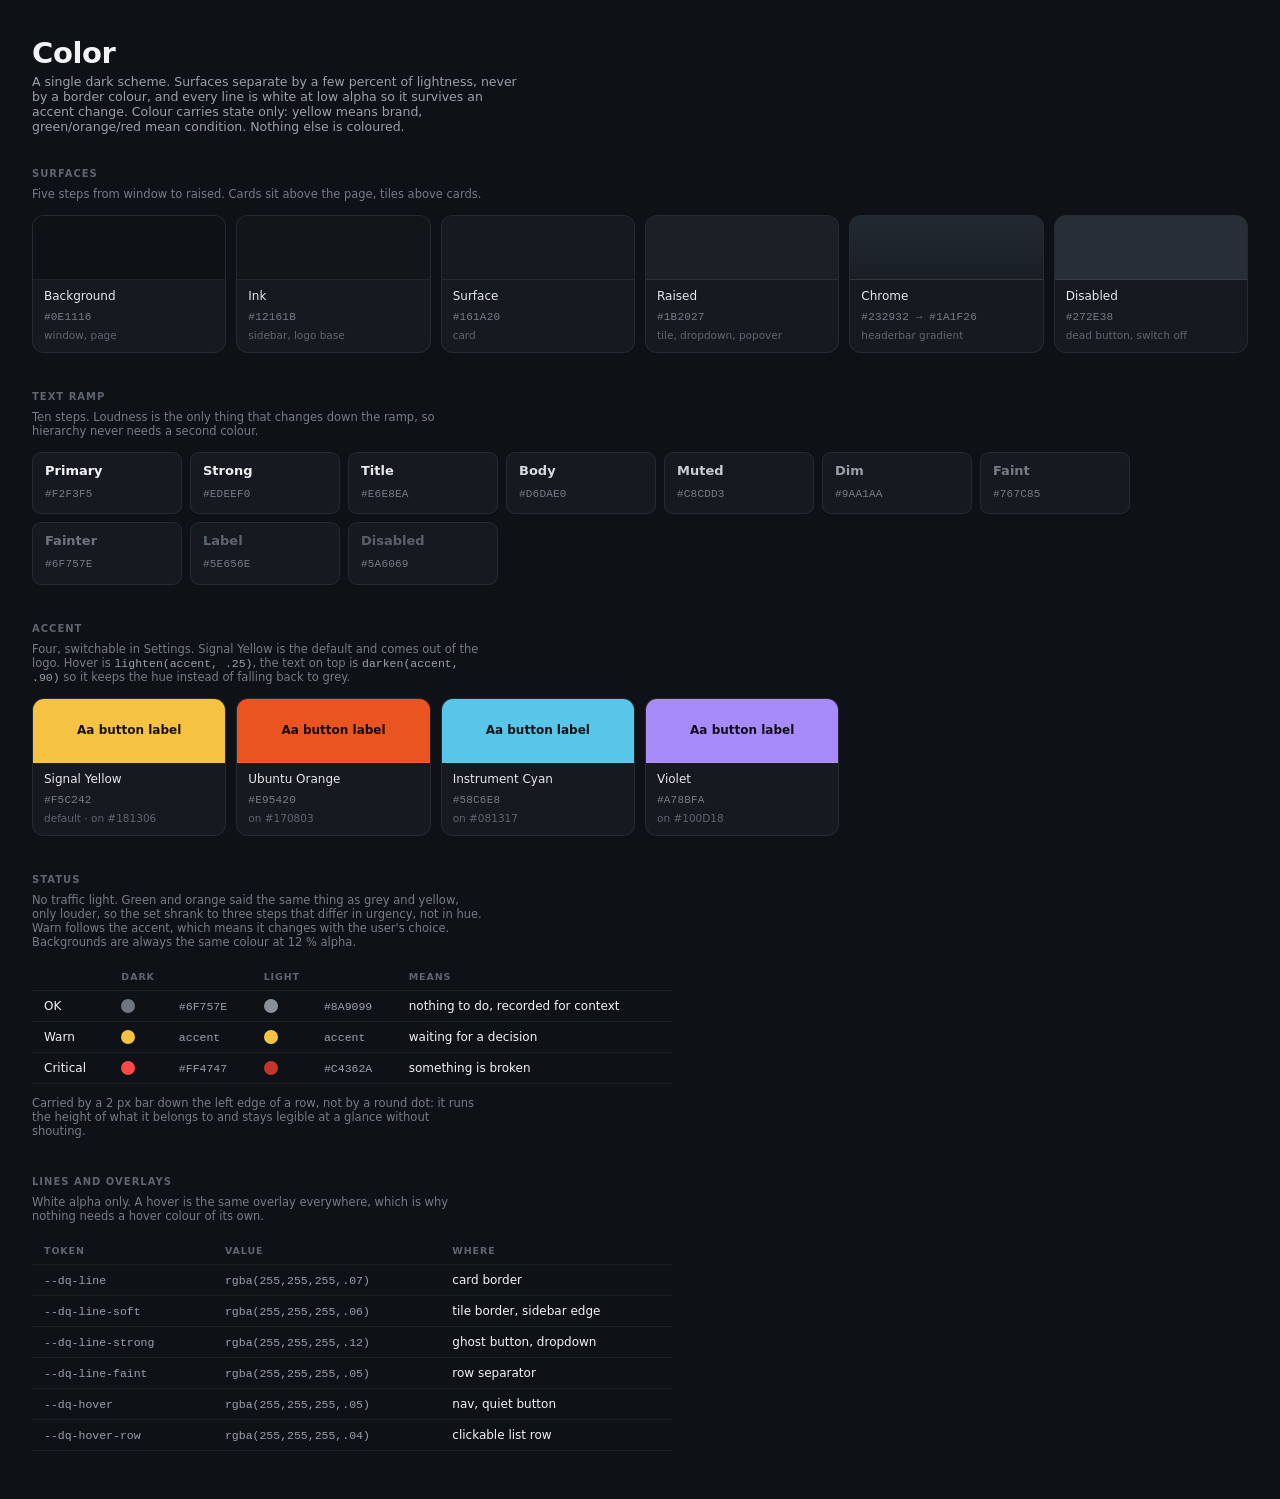
<file: design-system/foundations/color.html>
<!-- @dsCard group="Foundations" name="Color" subtitle="Surfaces, text ramp, accents, status palettes" -->
<!doctype html>
<html lang="en">
<head>
<meta charset="utf-8">
<meta name="viewport" content="width=device-width,initial-scale=1">
<title>Color</title>
<style>
:root{
  --bg:#0E1116; --ink:#12161B; --surface:#161A20; --raised:#1B2027;
  --text:#F2F3F5; --title:#E6E8EA; --dim:#9AA1AA; --faint:#767C85; --label:#5E656E;
  --accent:#F5C242; --ok:#2ED27A; --warn:#FF8A3D; --crit:#FF4747;
  --line:rgba(255,255,255,.07); --line-strong:rgba(255,255,255,.12);
  --sans:"IBM Plex Sans",Ubuntu,"Noto Sans",system-ui,sans-serif;
  --mono:"IBM Plex Mono","Ubuntu Mono",ui-monospace,monospace;
}
*{box-sizing:border-box}
body{margin:0;background:var(--bg);color:var(--text);font-family:var(--sans);padding:36px 32px 48px;line-height:1.45}
h1{font:600 29px var(--sans);margin:0 0 4px;letter-spacing:-.4px}
.lede{font:12.5px var(--sans);color:var(--dim);margin:0 0 34px;max-width:62ch}
h2{font:600 10px var(--sans);color:var(--label);letter-spacing:1px;text-transform:uppercase;margin:38px 0 14px}
h2:first-of-type{margin-top:0}
.note{font:11.5px var(--sans);color:var(--faint);margin:-6px 0 14px;max-width:62ch}
.grid{display:grid;gap:10px;grid-template-columns:repeat(auto-fill,minmax(168px,1fr))}
.sw{background:var(--surface);border:1px solid var(--line);border-radius:12px;overflow:hidden}
.chip{height:64px;border-bottom:1px solid var(--line)}
.meta{padding:9px 11px 11px}
.nm{font:500 12px var(--sans);color:var(--title);display:block}
.hx{font:11px var(--mono);color:var(--faint);letter-spacing:.2px}
.use{font:10.5px var(--sans);color:var(--label);display:block;margin-top:3px}
.ramp{display:flex;flex-wrap:wrap;gap:8px}
.rt{background:var(--surface);border:1px solid var(--line);border-radius:9px;padding:10px 12px;min-width:150px}
.rt b{font:600 13px var(--sans);display:block;margin-bottom:2px}
table{border-collapse:collapse;width:100%;max-width:640px;font:12px var(--sans)}
td,th{text-align:left;padding:8px 12px;border-bottom:1px solid rgba(255,255,255,.05)}
th{font:600 9.5px var(--sans);color:var(--label);letter-spacing:.9px;text-transform:uppercase}
td.c{width:26px}
.dot{width:14px;height:14px;border-radius:50%;display:block}
code{font:11.5px var(--mono);color:var(--dim)}
</style>
</head>
<body>

<h1>Color</h1>
<p class="lede">A single dark scheme. Surfaces separate by a few percent of lightness, never by a border colour, and every line is white at low alpha so it survives an accent change. Colour carries state only: yellow means brand, green/orange/red mean condition. Nothing else is coloured.</p>

<h2>Surfaces</h2>
<p class="note">Five steps from window to raised. Cards sit above the page, tiles above cards.</p>
<div class="grid">
  <div class="sw"><div class="chip" style="background:#0E1116"></div><div class="meta"><span class="nm">Background</span><span class="hx">#0E1116</span><span class="use">window, page</span></div></div>
  <div class="sw"><div class="chip" style="background:#12161B"></div><div class="meta"><span class="nm">Ink</span><span class="hx">#12161B</span><span class="use">sidebar, logo base</span></div></div>
  <div class="sw"><div class="chip" style="background:#161A20"></div><div class="meta"><span class="nm">Surface</span><span class="hx">#161A20</span><span class="use">card</span></div></div>
  <div class="sw"><div class="chip" style="background:#1B2027"></div><div class="meta"><span class="nm">Raised</span><span class="hx">#1B2027</span><span class="use">tile, dropdown, popover</span></div></div>
  <div class="sw"><div class="chip" style="background:linear-gradient(#232932,#1A1F26)"></div><div class="meta"><span class="nm">Chrome</span><span class="hx">#232932 → #1A1F26</span><span class="use">headerbar gradient</span></div></div>
  <div class="sw"><div class="chip" style="background:#272E38"></div><div class="meta"><span class="nm">Disabled</span><span class="hx">#272E38</span><span class="use">dead button, switch off</span></div></div>
</div>

<h2>Text ramp</h2>
<p class="note">Ten steps. Loudness is the only thing that changes down the ramp, so hierarchy never needs a second colour.</p>
<div class="ramp">
  <div class="rt"><b style="color:#F2F3F5">Primary</b><span class="hx">#F2F3F5</span></div>
  <div class="rt"><b style="color:#EDEEF0">Strong</b><span class="hx">#EDEEF0</span></div>
  <div class="rt"><b style="color:#E6E8EA">Title</b><span class="hx">#E6E8EA</span></div>
  <div class="rt"><b style="color:#D6DAE0">Body</b><span class="hx">#D6DAE0</span></div>
  <div class="rt"><b style="color:#C8CDD3">Muted</b><span class="hx">#C8CDD3</span></div>
  <div class="rt"><b style="color:#9AA1AA">Dim</b><span class="hx">#9AA1AA</span></div>
  <div class="rt"><b style="color:#767C85">Faint</b><span class="hx">#767C85</span></div>
  <div class="rt"><b style="color:#6F757E">Fainter</b><span class="hx">#6F757E</span></div>
  <div class="rt"><b style="color:#5E656E">Label</b><span class="hx">#5E656E</span></div>
  <div class="rt"><b style="color:#5A6069">Disabled</b><span class="hx">#5A6069</span></div>
</div>

<h2>Accent</h2>
<p class="note">Four, switchable in Settings. Signal Yellow is the default and comes out of the logo. Hover is <code>lighten(accent, .25)</code>, the text on top is <code>darken(accent, .90)</code> so it keeps the hue instead of falling back to grey.</p>
<div class="grid">
  <div class="sw"><div class="chip" style="background:#F5C242;display:flex;align-items:center;justify-content:center;font:600 12px var(--sans);color:#181306">Aa button label</div><div class="meta"><span class="nm">Signal Yellow</span><span class="hx">#F5C242</span><span class="use">default · on #181306</span></div></div>
  <div class="sw"><div class="chip" style="background:#E95420;display:flex;align-items:center;justify-content:center;font:600 12px var(--sans);color:#170803">Aa button label</div><div class="meta"><span class="nm">Ubuntu Orange</span><span class="hx">#E95420</span><span class="use">on #170803</span></div></div>
  <div class="sw"><div class="chip" style="background:#58C6E8;display:flex;align-items:center;justify-content:center;font:600 12px var(--sans);color:#081317">Aa button label</div><div class="meta"><span class="nm">Instrument Cyan</span><span class="hx">#58C6E8</span><span class="use">on #081317</span></div></div>
  <div class="sw"><div class="chip" style="background:#A78BFA;display:flex;align-items:center;justify-content:center;font:600 12px var(--sans);color:#100D18">Aa button label</div><div class="meta"><span class="nm">Violet</span><span class="hx">#A78BFA</span><span class="use">on #100D18</span></div></div>
</div>

<h2>Status</h2>
<p class="note">No traffic light. Green and orange said the same thing as grey and yellow, only louder, so the set shrank to three steps that differ in urgency, not in hue. Warn follows the accent, which means it changes with the user's choice. Backgrounds are always the same colour at 12 % alpha.</p>
<table>
  <tr><th></th><th>Dark</th><th></th><th>Light</th><th></th><th>Means</th></tr>
  <tr>
    <td>OK</td>
    <td class="c"><span class="dot" style="background:#6F757E"></span></td><td><code>#6F757E</code></td>
    <td class="c"><span class="dot" style="background:#8A9099"></span></td><td><code>#8A9099</code></td>
    <td>nothing to do, recorded for context</td>
  </tr>
  <tr>
    <td>Warn</td>
    <td class="c"><span class="dot" style="background:#F5C242"></span></td><td><code>accent</code></td>
    <td class="c"><span class="dot" style="background:#F5C242"></span></td><td><code>accent</code></td>
    <td>waiting for a decision</td>
  </tr>
  <tr>
    <td>Critical</td>
    <td class="c"><span class="dot" style="background:#FF4747"></span></td><td><code>#FF4747</code></td>
    <td class="c"><span class="dot" style="background:#C4362A"></span></td><td><code>#C4362A</code></td>
    <td>something is broken</td>
  </tr>
</table>
<p class="note" style="margin-top:12px">Carried by a 2 px bar down the left edge of a row, not by a round dot: it runs the height of what it belongs to and stays legible at a glance without shouting.</p>

<h2>Lines and overlays</h2>
<p class="note">White alpha only. A hover is the same overlay everywhere, which is why nothing needs a hover colour of its own.</p>
<table>
  <tr><th>Token</th><th>Value</th><th>Where</th></tr>
  <tr><td><code>--dq-line</code></td><td><code>rgba(255,255,255,.07)</code></td><td>card border</td></tr>
  <tr><td><code>--dq-line-soft</code></td><td><code>rgba(255,255,255,.06)</code></td><td>tile border, sidebar edge</td></tr>
  <tr><td><code>--dq-line-strong</code></td><td><code>rgba(255,255,255,.12)</code></td><td>ghost button, dropdown</td></tr>
  <tr><td><code>--dq-line-faint</code></td><td><code>rgba(255,255,255,.05)</code></td><td>row separator</td></tr>
  <tr><td><code>--dq-hover</code></td><td><code>rgba(255,255,255,.05)</code></td><td>nav, quiet button</td></tr>
  <tr><td><code>--dq-hover-row</code></td><td><code>rgba(255,255,255,.04)</code></td><td>clickable list row</td></tr>
</table>

</body>
</html>
</file>
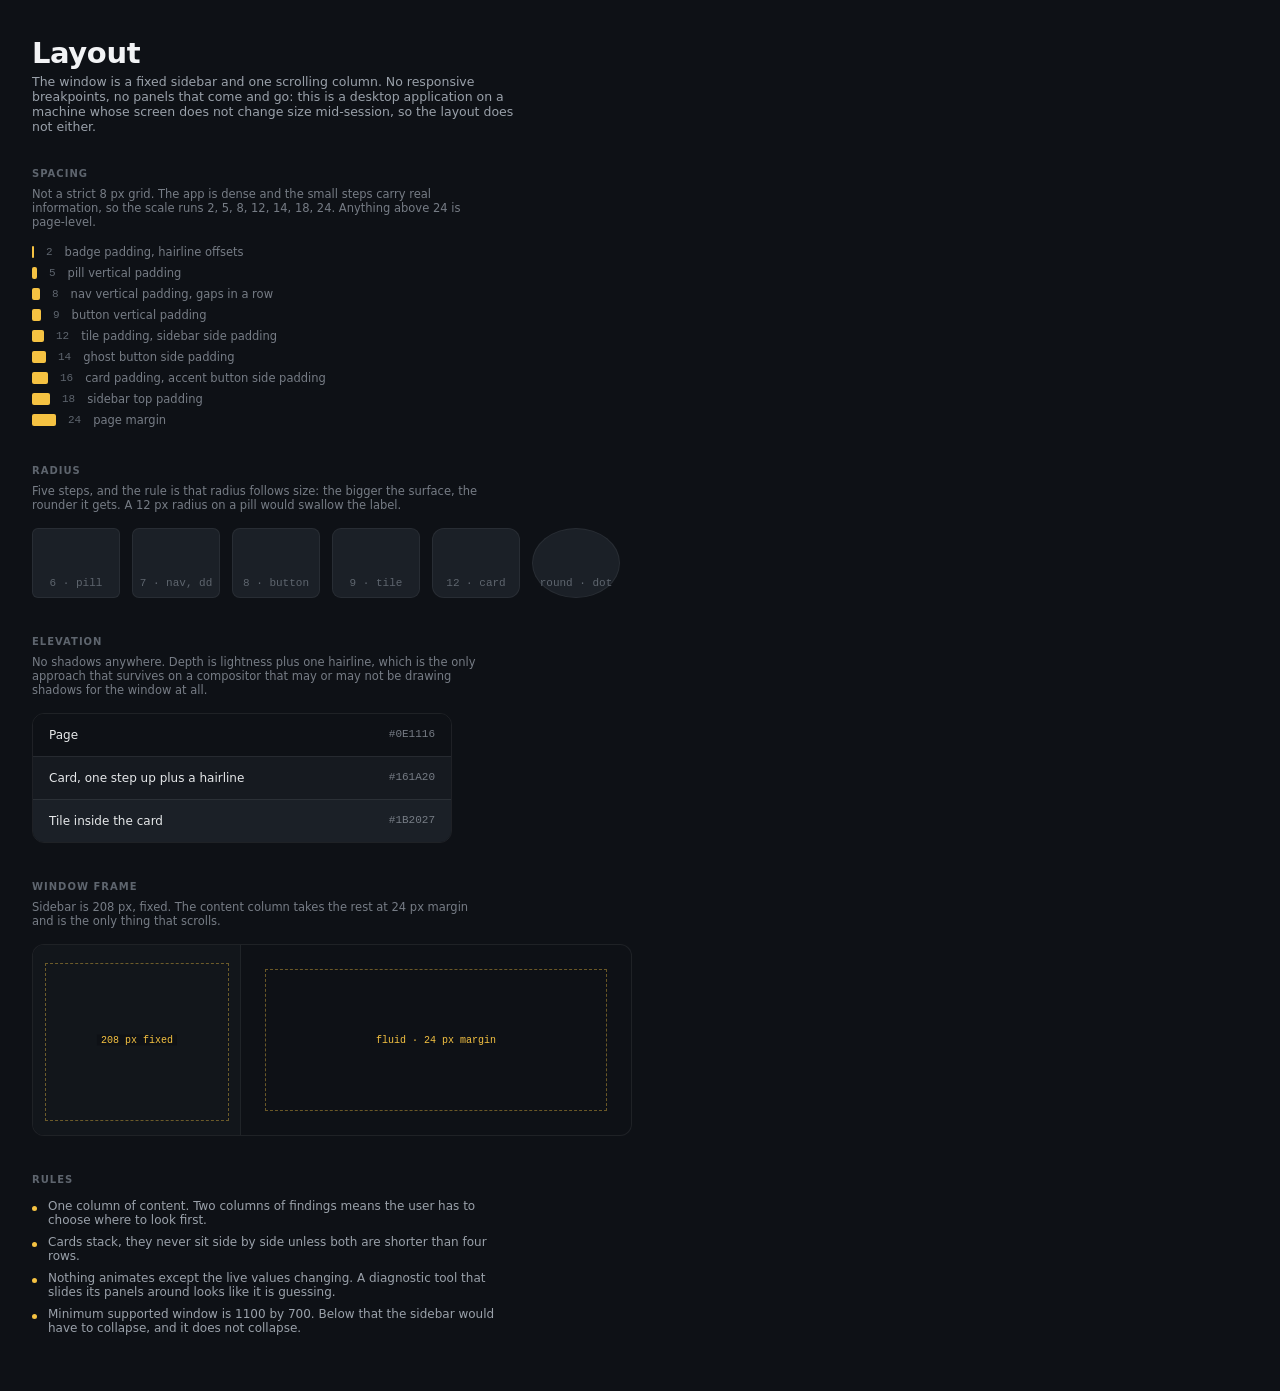
<file: design-system/foundations/layout.html>
<!-- @dsCard group="Foundations" name="Layout" subtitle="Spacing, radius, elevation, window frame" -->
<!doctype html>
<html lang="en">
<head>
<meta charset="utf-8">
<meta name="viewport" content="width=device-width,initial-scale=1">
<title>Layout</title>
<style>
:root{
  --bg:#0E1116; --ink:#12161B; --surface:#161A20; --raised:#1B2027;
  --text:#F2F3F5; --strong:#EDEEF0; --title:#E6E8EA; --dim:#9AA1AA;
  --faint:#767C85; --label:#5E656E; --accent:#F5C242;
  --line:rgba(255,255,255,.07); --line-soft:rgba(255,255,255,.06);
  --sans:"IBM Plex Sans",Ubuntu,"Noto Sans",system-ui,sans-serif;
  --mono:"IBM Plex Mono","Ubuntu Mono",ui-monospace,monospace;
}
*{box-sizing:border-box}
body{margin:0;background:var(--bg);color:var(--text);font-family:var(--sans);padding:36px 32px 48px;line-height:1.45}
h1{font:600 29px var(--sans);margin:0 0 4px;letter-spacing:-.4px}
.lede{font:12.5px var(--sans);color:var(--dim);margin:0 0 34px;max-width:62ch}
h2{font:600 10px var(--sans);color:var(--label);letter-spacing:1px;text-transform:uppercase;margin:38px 0 14px}
h2:first-of-type{margin-top:0}
.note{font:11.5px var(--sans);color:var(--faint);margin:-6px 0 16px;max-width:62ch}
.bars{display:flex;flex-direction:column;gap:7px;max-width:520px}
.bar{display:flex;align-items:center;gap:12px}
.bar b{background:var(--accent);height:12px;border-radius:2px;display:block;flex:none}
.bar span{font:11px var(--mono);color:var(--label)}
.bar em{font:11.5px var(--sans);color:var(--faint);font-style:normal}
.radii{display:flex;gap:12px;flex-wrap:wrap}
.rad{background:var(--raised);border:1px solid var(--line-soft);width:88px;height:70px;display:flex;align-items:flex-end;justify-content:center;padding-bottom:8px}
.rad span{font:11px var(--mono);color:var(--label)}
.elev{display:flex;gap:0;flex-direction:column;max-width:420px;border-radius:12px;overflow:hidden;border:1px solid var(--line)}
.elev div{padding:14px 16px;font:12px var(--sans);color:var(--title)}
.elev div small{font:11px var(--mono);color:var(--faint);float:right}
.frame{max-width:600px;border:1px solid var(--line);border-radius:12px;overflow:hidden;display:flex;background:var(--bg)}
.sb{width:208px;background:var(--ink);padding:18px 12px 14px;box-shadow:inset -1px 0 var(--line-soft);flex:none;position:relative}
.sb .m{position:absolute;inset:0;border:1px dashed rgba(245,194,66,.4);margin:18px 12px 14px}
.body{flex:1;padding:24px;position:relative}
.body .m{position:absolute;inset:24px;border:1px dashed rgba(245,194,66,.4)}
.dim{font:10px var(--mono);color:var(--accent);position:absolute;background:var(--bg);padding:0 4px}
.rule{font:12px var(--sans);color:var(--dim);margin:0 0 8px;padding-left:16px;position:relative;max-width:62ch}
.rule:before{content:"";position:absolute;left:0;top:7px;width:5px;height:5px;border-radius:50%;background:var(--accent)}
code{font:11.5px var(--mono);color:var(--dim)}
</style>
</head>
<body>

<h1>Layout</h1>
<p class="lede">The window is a fixed sidebar and one scrolling column. No responsive breakpoints, no panels that come and go: this is a desktop application on a machine whose screen does not change size mid-session, so the layout does not either.</p>

<h2>Spacing</h2>
<p class="note">Not a strict 8 px grid. The app is dense and the small steps carry real information, so the scale runs 2, 5, 8, 12, 14, 18, 24. Anything above 24 is page-level.</p>
<div class="bars">
  <div class="bar"><b style="width:2px"></b><span>2</span><em>badge padding, hairline offsets</em></div>
  <div class="bar"><b style="width:5px"></b><span>5</span><em>pill vertical padding</em></div>
  <div class="bar"><b style="width:8px"></b><span>8</span><em>nav vertical padding, gaps in a row</em></div>
  <div class="bar"><b style="width:9px"></b><span>9</span><em>button vertical padding</em></div>
  <div class="bar"><b style="width:12px"></b><span>12</span><em>tile padding, sidebar side padding</em></div>
  <div class="bar"><b style="width:14px"></b><span>14</span><em>ghost button side padding</em></div>
  <div class="bar"><b style="width:16px"></b><span>16</span><em>card padding, accent button side padding</em></div>
  <div class="bar"><b style="width:18px"></b><span>18</span><em>sidebar top padding</em></div>
  <div class="bar"><b style="width:24px"></b><span>24</span><em>page margin</em></div>
</div>

<h2>Radius</h2>
<p class="note">Five steps, and the rule is that radius follows size: the bigger the surface, the rounder it gets. A 12 px radius on a pill would swallow the label.</p>
<div class="radii">
  <div class="rad" style="border-radius:6px"><span>6 · pill</span></div>
  <div class="rad" style="border-radius:7px"><span>7 · nav, dd</span></div>
  <div class="rad" style="border-radius:8px"><span>8 · button</span></div>
  <div class="rad" style="border-radius:9px"><span>9 · tile</span></div>
  <div class="rad" style="border-radius:12px"><span>12 · card</span></div>
  <div class="rad" style="border-radius:50%"><span>round · dot</span></div>
</div>

<h2>Elevation</h2>
<p class="note">No shadows anywhere. Depth is lightness plus one hairline, which is the only approach that survives on a compositor that may or may not be drawing shadows for the window at all.</p>
<div class="elev">
  <div style="background:#0E1116">Page<small>#0E1116</small></div>
  <div style="background:#161A20;border-top:1px solid var(--line)">Card, one step up plus a hairline<small>#161A20</small></div>
  <div style="background:#1B2027;border-top:1px solid var(--line)">Tile inside the card<small>#1B2027</small></div>
</div>

<h2>Window frame</h2>
<p class="note">Sidebar is 208 px, fixed. The content column takes the rest at 24 px margin and is the only thing that scrolls.</p>
<div class="frame">
  <div class="sb"><div class="m"></div><span class="dim" style="left:50%;top:50%;transform:translate(-50%,-50%)">208 px fixed</span></div>
  <div class="body" style="min-height:190px"><div class="m"></div><span class="dim" style="left:50%;top:50%;transform:translate(-50%,-50%)">fluid · 24 px margin</span></div>
</div>

<h2>Rules</h2>
<p class="rule">One column of content. Two columns of findings means the user has to choose where to look first.</p>
<p class="rule">Cards stack, they never sit side by side unless both are shorter than four rows.</p>
<p class="rule">Nothing animates except the live values changing. A diagnostic tool that slides its panels around looks like it is guessing.</p>
<p class="rule">Minimum supported window is 1100 by 700. Below that the sidebar would have to collapse, and it does not collapse.</p>

</body>
</html>
</file>
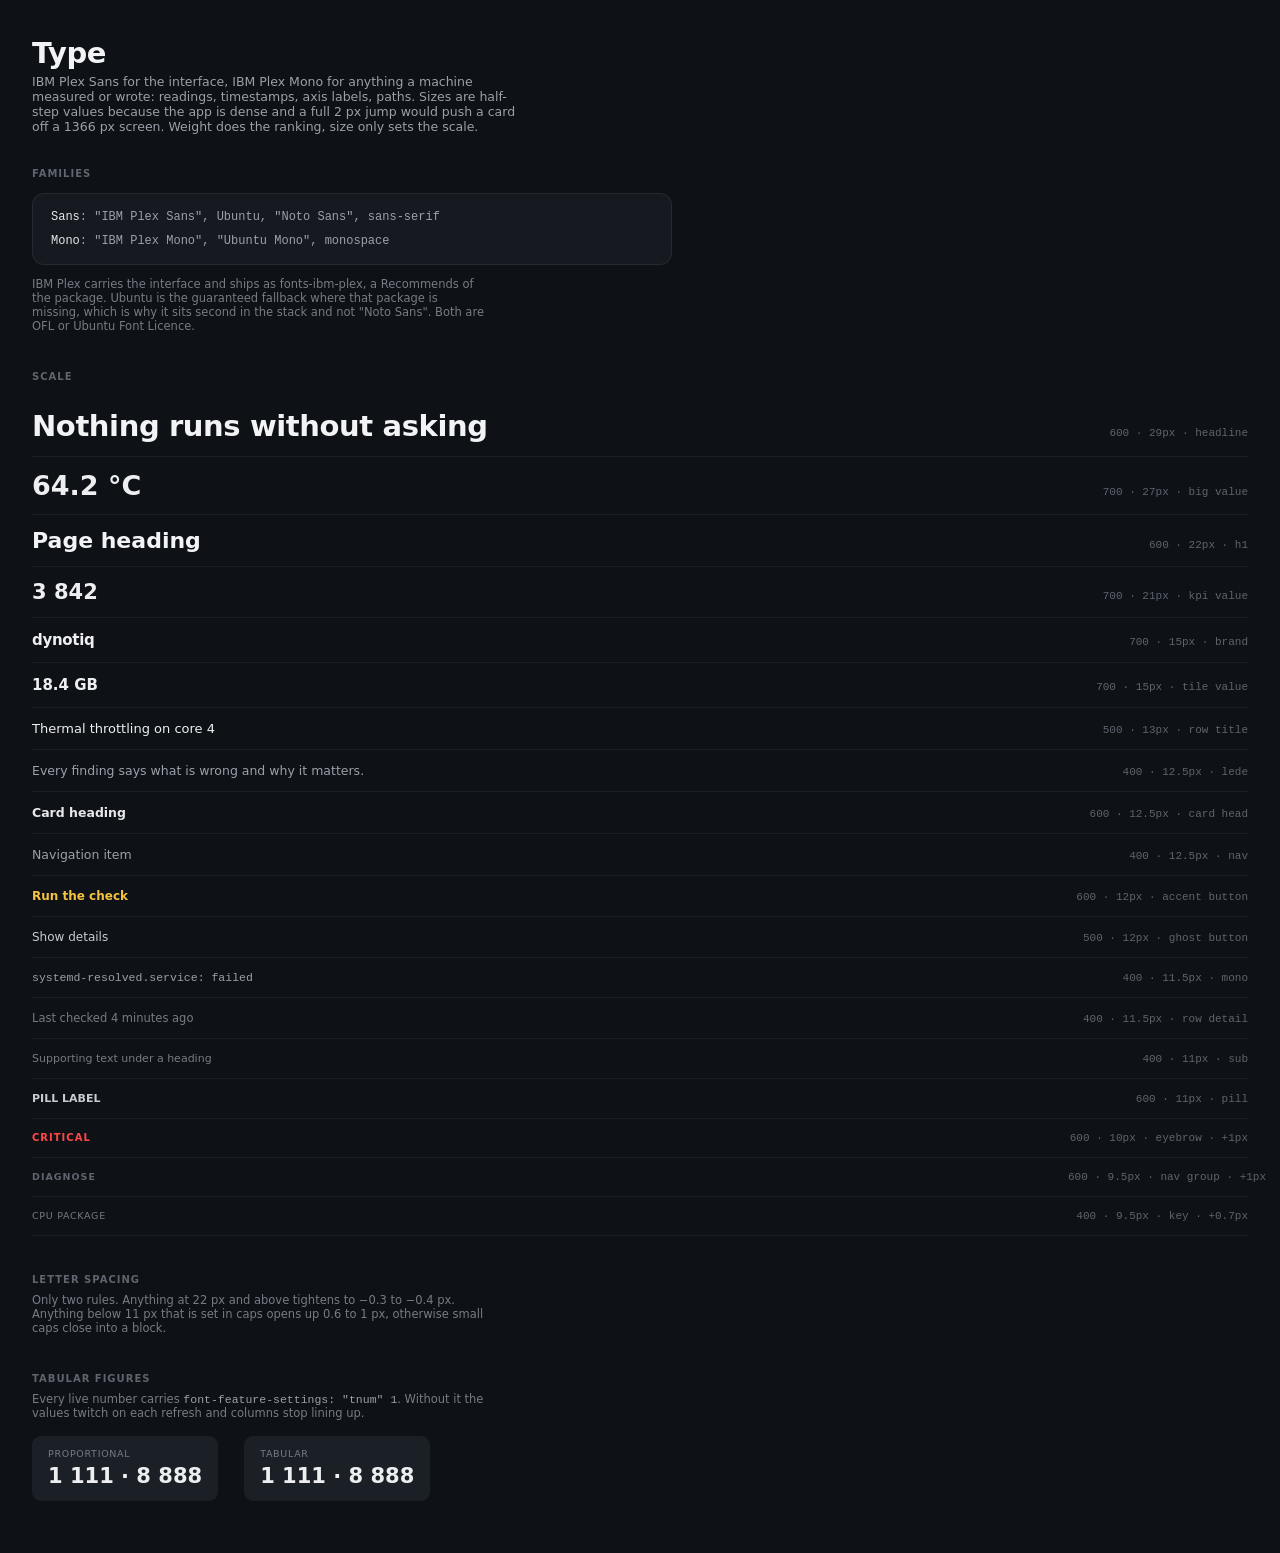
<file: design-system/foundations/type.html>
<!-- @dsCard group="Foundations" name="Type" subtitle="IBM Plex scale, weights, tabular figures, mono" -->
<!doctype html>
<html lang="en">
<head>
<meta charset="utf-8">
<meta name="viewport" content="width=device-width,initial-scale=1">
<title>Type</title>
<style>
:root{
  --bg:#0E1116; --surface:#161A20; --raised:#1B2027;
  --text:#F2F3F5; --strong:#EDEEF0; --title:#E6E8EA; --dim:#9AA1AA;
  --faint:#767C85; --label:#5E656E; --crit:#FF4747;
  --line:rgba(255,255,255,.07);
  --sans:"IBM Plex Sans",Ubuntu,"Noto Sans",system-ui,sans-serif;
  --mono:"IBM Plex Mono","Ubuntu Mono",ui-monospace,monospace;
}
*{box-sizing:border-box}
body{margin:0;background:var(--bg);color:var(--text);font-family:var(--sans);padding:36px 32px 48px;line-height:1.45}
h1{font:600 29px var(--sans);margin:0 0 4px;letter-spacing:-.4px}
.lede{font:12.5px var(--sans);color:var(--dim);margin:0 0 34px;max-width:62ch}
h2{font:600 10px var(--sans);color:var(--label);letter-spacing:1px;text-transform:uppercase;margin:38px 0 14px}
h2:first-of-type{margin-top:0}
.note{font:11.5px var(--sans);color:var(--faint);margin:-6px 0 16px;max-width:62ch}
.row{display:flex;align-items:baseline;gap:20px;padding:13px 0;border-bottom:1px solid rgba(255,255,255,.05)}
.spec{flex:1;min-width:0}
.tag{font:11px var(--mono);color:var(--label);white-space:nowrap;width:180px;text-align:right;flex:none}
.stack{background:var(--surface);border:1px solid var(--line);border-radius:12px;padding:16px 18px;max-width:640px}
.stack p{margin:0 0 10px;font:12px var(--mono);color:var(--dim)}
.stack p:last-child{margin:0}
.stack b{color:var(--title);font-weight:500}
.fig{display:flex;gap:26px;flex-wrap:wrap;margin-top:6px}
.figbox{background:var(--raised);border-radius:9px;padding:12px 16px}
.figbox span{display:block;font:9.5px var(--sans);color:var(--faint);letter-spacing:.7px;text-transform:uppercase;margin-bottom:5px}
.figbox b{font:700 21px var(--sans);color:var(--strong)}
.tnum{font-feature-settings:"tnum" 1}
code{font:11.5px var(--mono);color:var(--dim)}
</style>
</head>
<body>

<h1>Type</h1>
<p class="lede">IBM Plex Sans for the interface, IBM Plex Mono for anything a machine measured or wrote: readings, timestamps, axis labels, paths. Sizes are half-step values because the app is dense and a full 2 px jump would push a card off a 1366 px screen. Weight does the ranking, size only sets the scale.</p>

<h2>Families</h2>
<div class="stack">
  <p><b>Sans</b>: "IBM Plex Sans", Ubuntu, "Noto Sans", sans-serif</p>
  <p><b>Mono</b>: "IBM Plex Mono", "Ubuntu Mono", monospace</p>
</div>
<p class="note" style="margin-top:12px">IBM Plex carries the interface and ships as fonts-ibm-plex, a Recommends of the package. Ubuntu is the guaranteed fallback where that package is missing, which is why it sits second in the stack and not "Noto Sans". Both are OFL or Ubuntu Font Licence.</p>

<h2>Scale</h2>
<div class="row"><div class="spec" style="font:600 29px var(--sans);color:#F2F3F5;letter-spacing:-.4px">Nothing runs without asking</div><div class="tag">600 · 29px · headline</div></div>
<div class="row"><div class="spec tnum" style="font:700 27px var(--sans);color:#EDEEF0">64.2 °C</div><div class="tag">700 · 27px · big value</div></div>
<div class="row"><div class="spec" style="font:600 22px var(--sans);color:#F2F3F5">Page heading</div><div class="tag">600 · 22px · h1</div></div>
<div class="row"><div class="spec tnum" style="font:700 21px var(--sans);color:#EDEEF0">3 842</div><div class="tag">700 · 21px · kpi value</div></div>
<div class="row"><div class="spec" style="font:700 15px var(--sans);color:#EDEEF0;letter-spacing:-.3px">dynotiq</div><div class="tag">700 · 15px · brand</div></div>
<div class="row"><div class="spec tnum" style="font:700 15px var(--sans);color:#EDEEF0">18.4 GB</div><div class="tag">700 · 15px · tile value</div></div>
<div class="row"><div class="spec" style="font:500 13px var(--sans);color:#EDEEF0">Thermal throttling on core 4</div><div class="tag">500 · 13px · row title</div></div>
<div class="row"><div class="spec" style="font:12.5px var(--sans);color:#9AA1AA">Every finding says what is wrong and why it matters.</div><div class="tag">400 · 12.5px · lede</div></div>
<div class="row"><div class="spec" style="font:600 12.5px var(--sans);color:#E6E8EA">Card heading</div><div class="tag">600 · 12.5px · card head</div></div>
<div class="row"><div class="spec" style="font:12.5px var(--sans);color:#9AA1AA">Navigation item</div><div class="tag">400 · 12.5px · nav</div></div>
<div class="row"><div class="spec" style="font:600 12px var(--sans);color:#F5C242">Run the check</div><div class="tag">600 · 12px · accent button</div></div>
<div class="row"><div class="spec" style="font:500 12px var(--sans);color:#C8CDD3">Show details</div><div class="tag">500 · 12px · ghost button</div></div>
<div class="row"><div class="spec" style="font:11.5px var(--mono);color:#9AA1AA">systemd-resolved.service: failed</div><div class="tag">400 · 11.5px · mono</div></div>
<div class="row"><div class="spec" style="font:11.5px var(--sans);color:#767C85">Last checked 4 minutes ago</div><div class="tag">400 · 11.5px · row detail</div></div>
<div class="row"><div class="spec" style="font:11px var(--sans);color:#767C85">Supporting text under a heading</div><div class="tag">400 · 11px · sub</div></div>
<div class="row"><div class="spec" style="font:600 11px var(--sans);color:#C8CDD3">PILL LABEL</div><div class="tag">600 · 11px · pill</div></div>
<div class="row"><div class="spec" style="font:600 10px var(--sans);color:#FF4747;letter-spacing:1px">CRITICAL</div><div class="tag">600 · 10px · eyebrow · +1px</div></div>
<div class="row"><div class="spec" style="font:600 9.5px var(--sans);color:#5E656E;letter-spacing:1px">DIAGNOSE</div><div class="tag">600 · 9.5px · nav group · +1px</div></div>
<div class="row"><div class="spec" style="font:9.5px var(--sans);color:#767C85;letter-spacing:.7px">CPU PACKAGE</div><div class="tag">400 · 9.5px · key · +0.7px</div></div>

<h2>Letter spacing</h2>
<p class="note">Only two rules. Anything at 22 px and above tightens to −0.3 to −0.4 px. Anything below 11 px that is set in caps opens up 0.6 to 1 px, otherwise small caps close into a block.</p>

<h2>Tabular figures</h2>
<p class="note">Every live number carries <code>font-feature-settings: "tnum" 1</code>. Without it the values twitch on each refresh and columns stop lining up.</p>
<div class="fig">
  <div class="figbox"><span>Proportional</span><b>1 111 · 8 888</b></div>
  <div class="figbox"><span>Tabular</span><b class="tnum">1 111 · 8 888</b></div>
</div>

</body>
</html>
</file>
